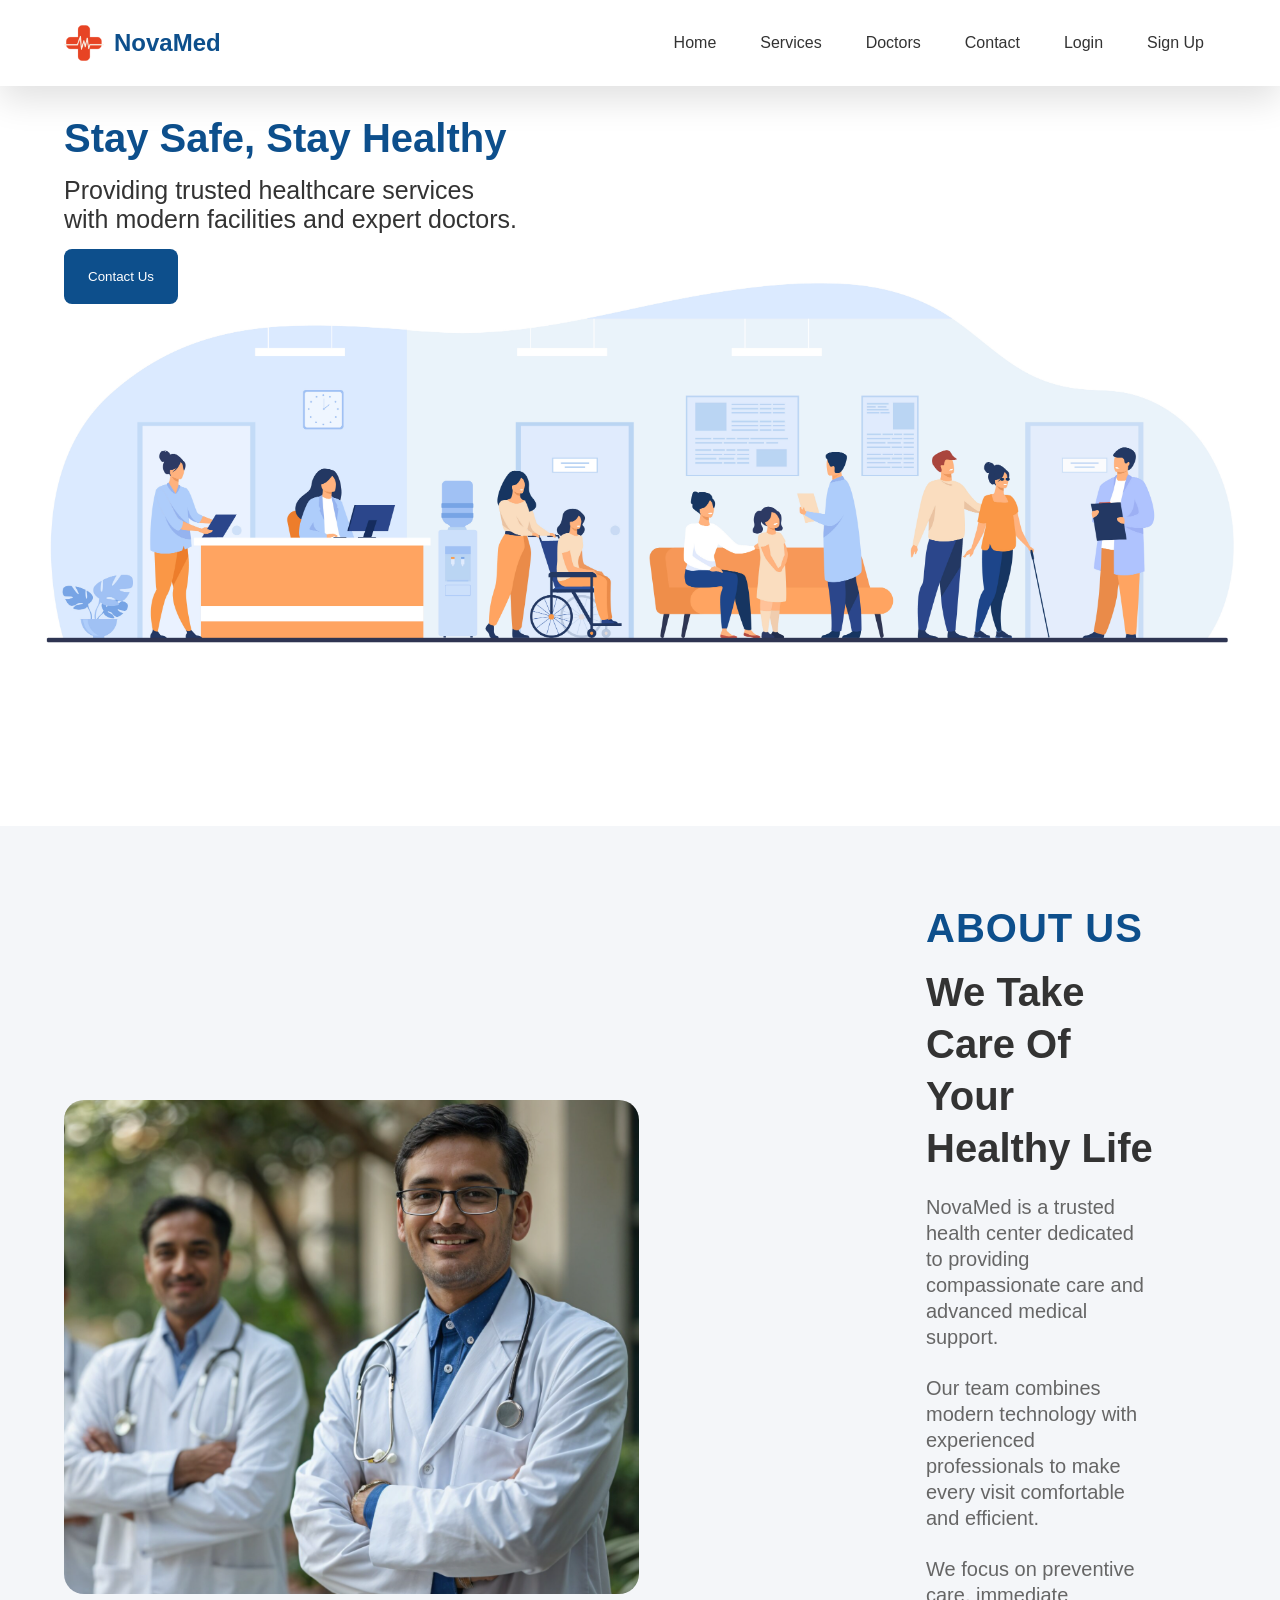
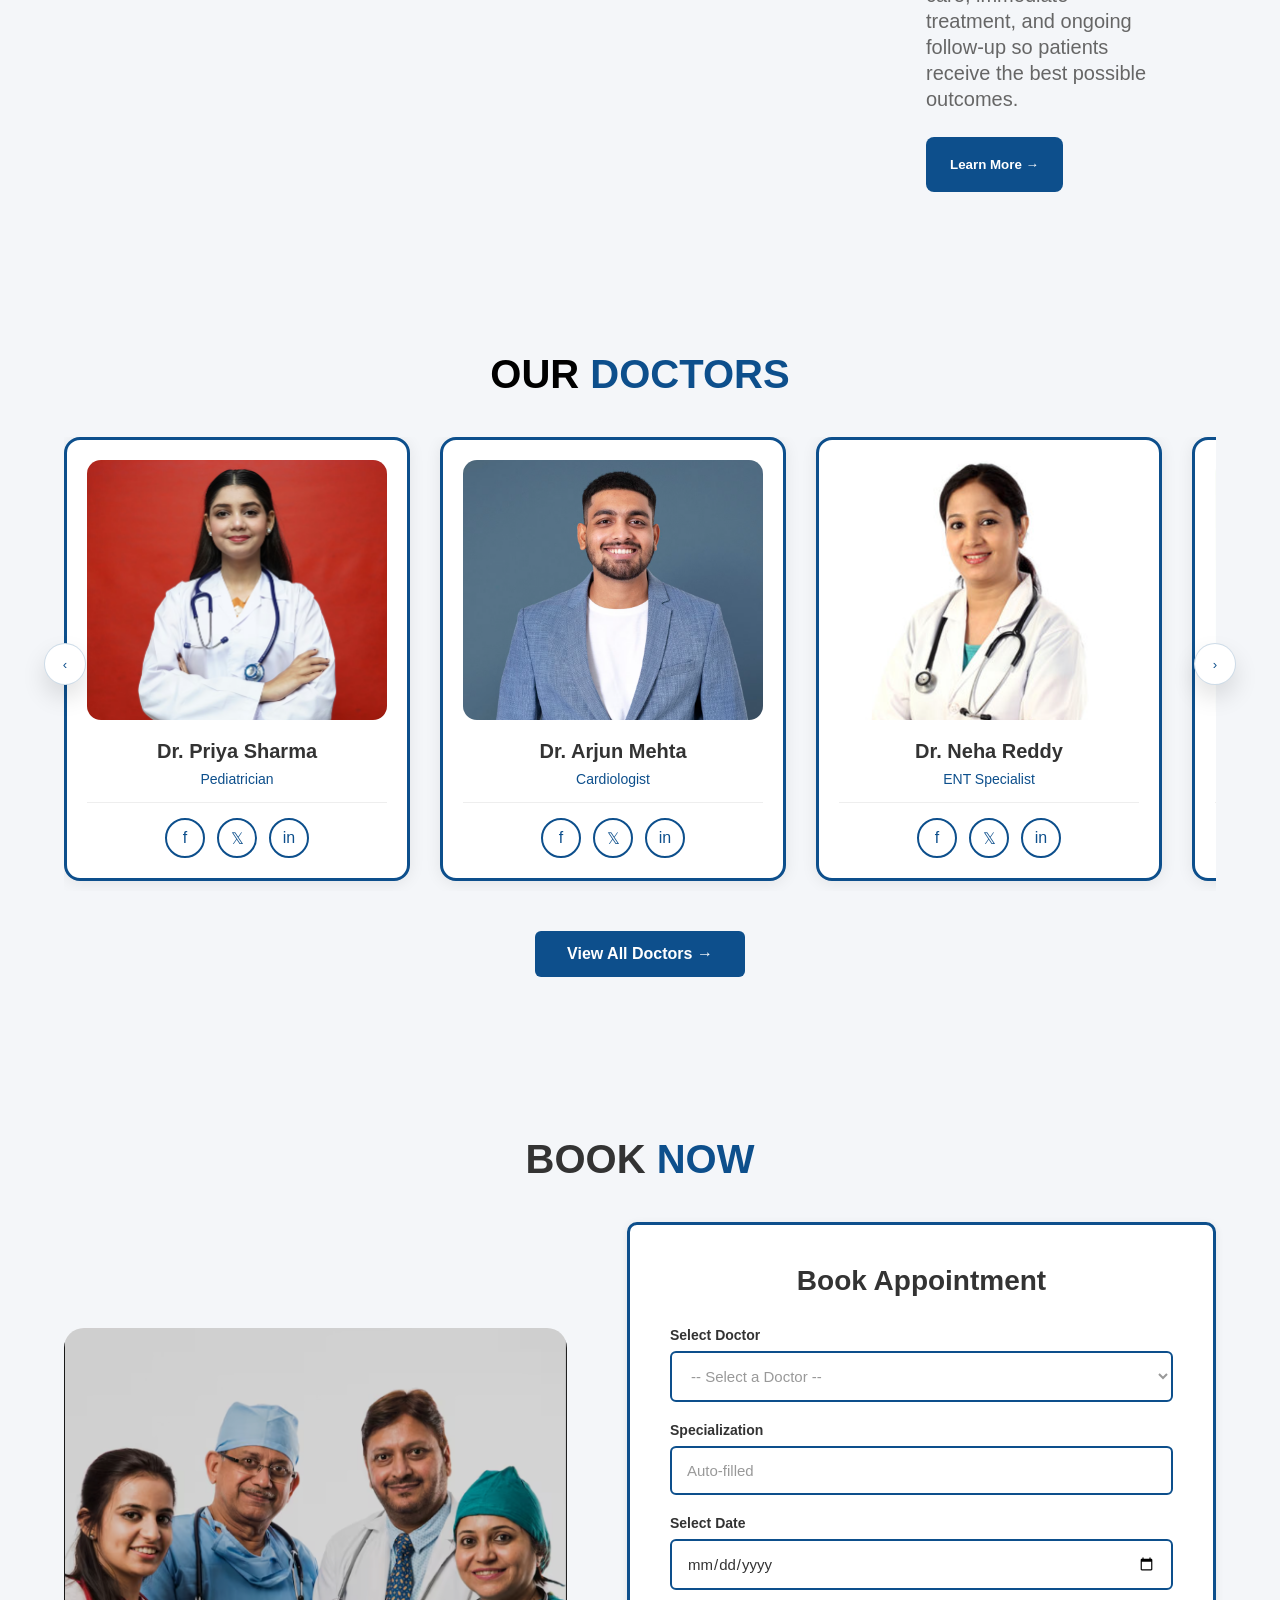
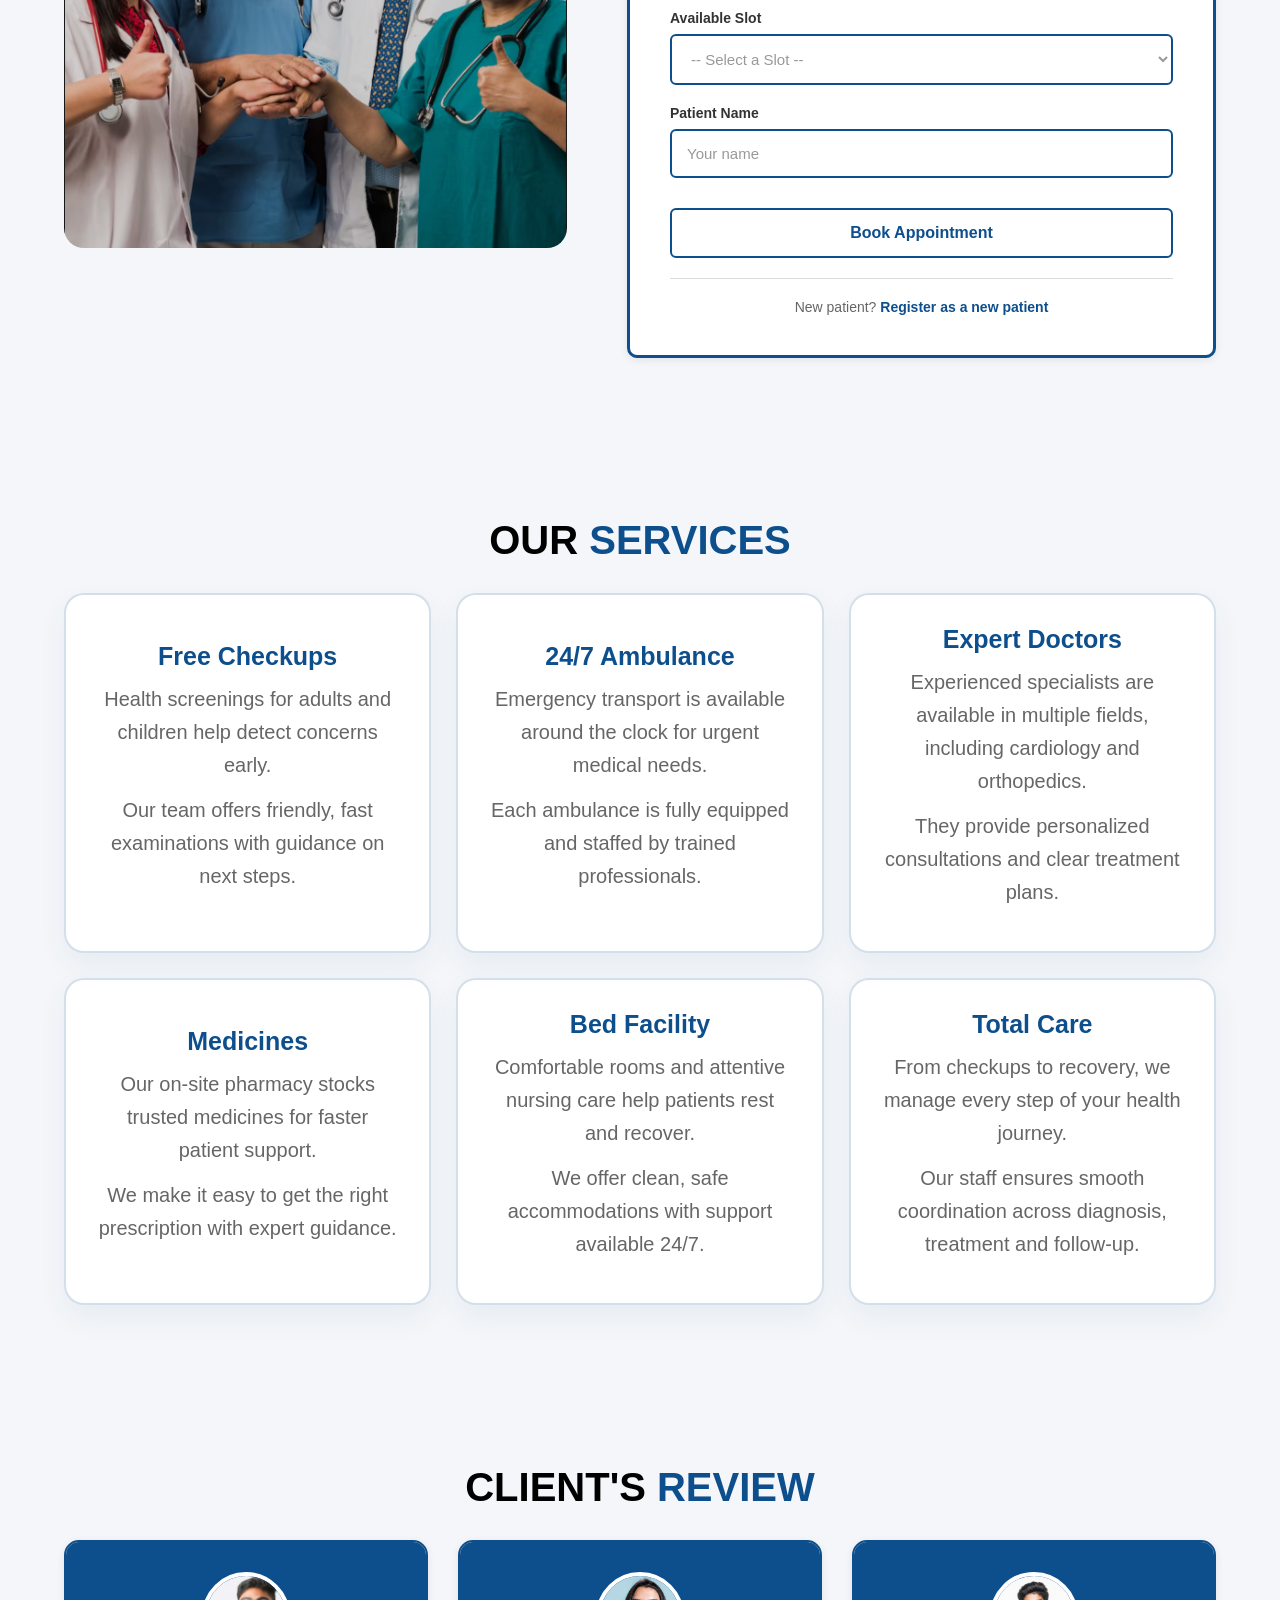
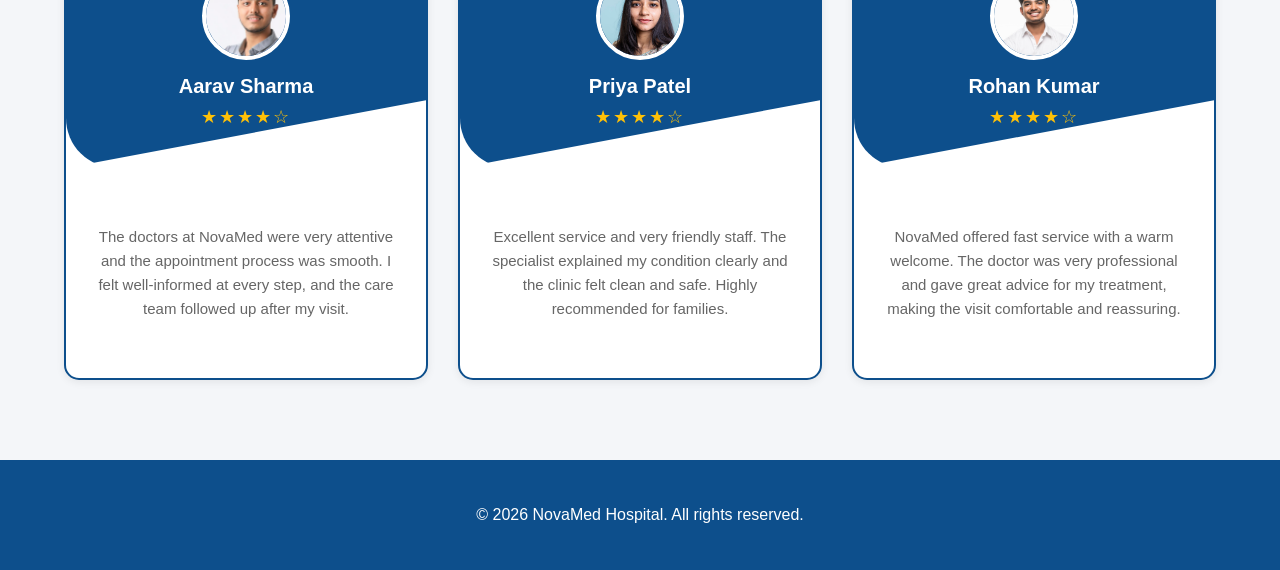
<file: Hospital/index.html>
<!DOCTYPE html>
<html lang="en">
<link rel="icon" href="hos.png" type="image/x-icon">

<head>
    <meta charset="UTF-8">
    <meta name="viewport" content="width=device-width, initial-scale=1.0">
    <title>NovaMed Hospital</title>

    <style>
        body {
            margin: 0;
            font-family: 'Segoe UI', sans-serif;
            background: #f4f6f9;
            color: #333;
        }

        h1,
        h2,
        h3 {
            margin: 0;
        }

        .container {
            width: 90%;
            margin: auto;
        }

        nav {
            display: flex;
            justify-content: space-between;
            align-items: center;
            padding: 10px 5%;
            background: rgba(255, 255, 255, 0.96);
            backdrop-filter: blur(10px);
            box-shadow: 0 14px 35px rgba(0, 0, 0, 0.12);
            position: sticky;
            top: 0;
            z-index: 30;
        }

        .logo {
            display: flex;
            align-items: center;
            gap: 10px;
        }

        .logo img {
            height: 40px;
            width: auto;
        }

        nav h2 {
            color: #0d4f8c;
            margin: 0;
        }

        nav ul {
            display: flex;
            list-style: none;
            gap: 20px;
        }

        nav ul li {
            cursor: pointer;
        }

        nav ul li a {
            text-decoration: none;
            color: #333;
            padding: 8px 12px;
            border-radius: 8px;
            transition: color 0.2s ease, transform 0.2s ease;
            display: inline-block;
        }

        nav ul li a:hover {
            color: #0d4f8c;
            transform: scale(1.05);
        }

        nav ul li a:active {
            transform: scale(1);
        }

        /* ===== HERO ===== */
        .hero {
            display: flex;
            align-items: flex-start;
            justify-content: flex-start;
            padding: 40px 5% 80px;
            min-height: 620px;
            background: url('8496.jpg') center center / cover no-repeat;
        }

        .hero-text {
            max-width: 40%;
            padding: 0;
            margin-top: -10px;
        }

        .hero-text h1 {
            font-size: 40px;
            color: #0d4f8c;
        }

        .hero-text p {
            margin: 15px 0;
            max-width: 520px;
            font-size: 25px;
        }

        .btn {
            background: #0d4f8c;
            color: white;
            padding: 20px 24px;
            border: none;
            cursor: pointer;
            border-radius: 8px;
        }


        /* ===== SERVICES ===== */
        .services {
            text-align: center;
            padding: 80px 5%;
        }

        .services h2,
        .doctors h2,
        .testimonials h2,
        .section-header h2 {
            margin-bottom: 30px;
            color: black;
            font-size: 40px;
            font-weight: 700;
        }

        .services h2 span,
        .doctors h2 span,
        .testimonials h2 span,
        .section-header h2 span {
            color: #0d4f8c;
        }

        .service-grid {
            display: grid;
            grid-template-columns: repeat(3, 1fr);
            gap: 25px;
        }

        .service-grid .card {
            min-height: 240px;
            display: flex;
            flex-direction: column;
            justify-content: center;
            align-items: center;
            text-align: center;
            padding: 30px;
            background: white;
            border: 2px solid rgba(13, 79, 140, 0.18);
            border-radius: 20px;
            box-shadow: 0 12px 30px rgba(13, 79, 140, 0.06);
            transition: transform 0.3s ease, box-shadow 0.3s ease;
        }

        .service-grid .card:hover {
            transform: translateY(-6px);
            box-shadow: 0 18px 38px rgba(13, 79, 140, 0.12);
        }

        .service-icon {
            display: inline-flex;
            align-items: center;
            justify-content: center;
            width: 55px;
            height: 55px;
            margin-bottom: 20px;
            border-radius: 50%;
            background: #0d4f8c;
            color: white;
            font-size: 24px;
        }

        .service-grid h2 {
            margin-bottom: 50px;
            font-size: 36px;
            font-weight: 700;
            color: #030303;
        }

        .service-grid h2 span {
            color: #0d4f8c;
        }

        .service-grid .card h3 {
            color: #0d4f8c;
            font-size: 25px;
            font-weight: 700;
            margin-bottom: 12px;
            margin-top: 0;
        }

        .service-grid .card p {
            color: #666;
            font-size: 20px;
            line-height: 1.65;
            margin: 0 0 12px 0;
        }

        /* ===== ABOUT ===== */
        .about {
            display: flex;
            align-items: center;
            gap: 40px;
            padding: 80px 5%;
        }

        .about img {
            width: 70%;
            border-radius: 20px;
            margin: 0;
            padding: 0;
            object-fit: cover;
        }

        .about-text {
            flex: 1;
            padding-right: 60px;
        }

        .about-text h3 {
            color: #0d4f8c;
            font-size: 40px;
            font-weight: 700;
            letter-spacing: 1px;
            text-transform: uppercase;
            margin-bottom: 15px;
        }

        .about-text h2 {
            font-size: 40px;
            color: #333;
            margin-bottom: 20px;
            line-height: 1.3;
        }

        .about-text p {
            font-size: 20px;
            line-height: 1.3;
            color: #666;
            margin-bottom: 25px;
        }

        .about-text .btn {
            background: #0d4f8c;
            font-weight: 600;
        }

        /* ===== DOCTORS ===== */
        .doctors {
            text-align: center;
            padding: 80px 5%;
        }


        .doctor-slider {
            position: relative;
            margin-top: 40px;
        }

        .doctor-grid {
            display: flex;
            gap: 30px;
            overflow-x: auto;
            padding-bottom: 10px;
            scroll-snap-type: x mandatory;
            -webkit-overflow-scrolling: touch;
            -ms-overflow-style: none;
            scrollbar-width: none;
        }

        .doctor-grid::-webkit-scrollbar {
            display: none;
        }

        .slider-arrow {
            position: absolute;
            top: 50%;
            transform: translateY(-50%);
            width: 42px;
            height: 42px;
            border-radius: 50%;
            background: white;
            border: 1px solid rgba(13, 79, 140, 0.2);
            color: #0d4f8c;
            display: flex;
            align-items: center;
            justify-content: center;
            cursor: pointer;
            box-shadow: 0 12px 24px rgba(0, 0, 0, 0.12);
            z-index: 10;
        }

        .slider-arrow.left {
            left: -20px;
        }

        .slider-arrow.right {
            right: -20px;
        }

        .slider-arrow:hover {
            background: #0d4f8c;
            color: white;
            border-color: #0d4f8c;
        }

        .doctor {
            min-width: 300px;
            flex: 0 0 300px;
            scroll-snap-align: start;
            padding: 20px !important;
            background: white !important;
            border: 3px solid #0d4f8c;
            border-radius: 16px;
            box-shadow: 0 2px 16px rgba(0, 0, 0, 0.08);
            overflow: hidden;
            display: flex;
            flex-direction: column;
            align-items: stretch;
        }

        .doctor img {
            width: 100%;
            height: 260px;
            object-fit: cover;
            object-position: top center;
            border-radius: 14px;
            margin-bottom: 20px;
            display: block;
        }

        .doctor h3 {
            padding: 0;
            margin: 0 0 8px 0;
            color: #333;
            font-size: 20px;
            font-weight: 700;
        }

        .doctor-title {
            color: #0d4f8c;
            font-size: 14px;
            margin-bottom: 15px;
        }

        .doctor-social {
            display: flex;
            justify-content: center;
            gap: 12px;
            padding-top: 15px;
            border-top: 1px solid #eee;
        }

        .doctor-social a {
            display: inline-flex;
            align-items: center;
            justify-content: center;
            width: 36px;
            height: 36px;
            border-radius: 50%;
            border: 2px solid #0d4f8c;
            color: #0d4f8c;
            font-size: 16px;
            transition: all 0.3s ease;
            text-decoration: none;
        }

        .doctor-social a:hover {
            background: #0d4f8c;
            color: white;
        }

        /* ===== FORM ===== */
        .booking {
            padding: 80px 5%;
        }

        .booking-content {
            display: flex;
            align-items: center;
            gap: 60px;
            flex-wrap: wrap;
        }

        .section-header {
            max-width: 900px;
            margin: 0 auto 40px;
            text-align: center;
        }

        .section-header h2 {
            font-size: 40px;
            color: #333;
            margin: 0;
            font-weight: 700;
        }

        .section-header h2 span {
            color: #0d4f8c;
        }

        .booking-image {
            flex: 1;
            text-align: center;
        }

        .booking-image img {
            max-width: 100%;
            height: auto;
            border-radius: 20px;
        }

        .booking-form {
            flex: 1;
            background: white;
            border: 3px solid #0d4f8c;
            border-radius: 10px;
            padding: 40px;
            box-shadow: 0 2px 8px rgba(0, 0, 0, 0.08);
        }

        .booking-form h3 {
            color: #333;
            font-size: 28px;
            font-weight: 700;
            margin-bottom: 30px;
            text-align: center;
        }

        .form-group {
            margin-bottom: 20px;
        }

        .form-group label {
            display: block;
            color: #333;
            font-size: 14px;
            font-weight: 600;
            margin-bottom: 8px;
        }

        .booking-form input,
        .booking-form select {
            width: 100%;
            padding: 14px 15px;
            border: 2px solid #0d4f8c;
            border-radius: 6px;
            font-size: 15px;
            font-family: 'Segoe UI', sans-serif;
            transition: all 0.3s ease;
            box-sizing: border-box;
            color: #333;
        }

        .booking-form input::placeholder,
        .booking-form select {
            color: #999;
        }

        .booking-form input:focus,
        .booking-form select:focus {
            outline: none;
            border-color: #0d4f8c;
            box-shadow: 0 0 0 3px rgba(13, 79, 140, 0.12);
        }

        .booking-form select {
            cursor: pointer;
            background: white;
        }

        .booking-form button {
            width: 100%;
            padding: 14px;
            background: white;
            color: #0d4f8c;
            border: 2px solid #0d4f8c;
            border-radius: 6px;
            font-size: 16px;
            font-weight: 700;
            cursor: pointer;
            transition: all 0.3s ease;
            margin-top: 10px;
        }

        .booking-form button:hover {
            background: #0d4f8c;
            color: white;
        }

        .registration-section {
            text-align: center;
            margin-top: 20px;
            padding-top: 20px;
            border-top: 1px solid #ddd;
        }

        .registration-section p {
            color: #666;
            font-size: 14px;
            margin: 0;
        }

        .register-link {
            color: #0d4f8c;
            text-decoration: none;
            font-weight: 700;
            transition: color 0.3s ease;
        }

        .register-link:hover {
            color: #0a3a63;
            text-decoration: underline;
        }

        /* ===== TESTIMONIAL ===== */
        .testimonials {
            text-align: center;
            padding: 80px 5%;
        }


        .testimonials-grid {
            display: grid;
            grid-template-columns: repeat(3, 1fr);
            gap: 30px;
        }

        .testimonial {
            background: white;
            border: 2px solid #0d4f8c;
            border-radius: 15px;
            overflow: hidden;
            box-shadow: 0 2px 8px rgba(0, 0, 0, 0.08);
            transition: transform 0.3s ease;
        }

        .testimonial:hover {
            transform: translateY(-5px);
        }

        .testimonial-header {
            background: #0d4f8c;
            padding: 30px 20px 40px 20px;
            position: relative;
            border-radius: 0 0 50px 50px;
            clip-path: polygon(0 0, 100% 0, 100% 70%, 0 100%);
        }

        .testimonial-profile {
            width: 80px;
            height: 80px;
            border-radius: 50%;
            margin: 0 auto 15px;
            border: 4px solid white;
            overflow: hidden;
            background: white;
        }

        .testimonial-profile img {
            width: 100%;
            height: 100%;
            object-fit: cover;
        }

        .testimonial-name {
            color: white;
            font-size: 20px;
            font-weight: 700;
            margin: 10px 0 8px 0;
        }

        .testimonial-rating {
            color: #ffc107;
            font-size: 18px;
            letter-spacing: 2px;
        }

        .testimonial-text {
            padding: 30px 25px;
            color: #666;
            font-size: 15px;
            line-height: 1.6;
            min-height: 150px;
            display: flex;
            align-items: center;
            justify-content: center;
        }

        /* ===== FOOTER ===== */
        footer {
            background: #0d4f8c;
            color: white;
            padding: 30px;
            text-align: center;
        }

        /* RESPONSIVE */
        @media(max-width: 768px) {

            .service-grid,
            .doctor-grid,
            .blog-grid {
                grid-template-columns: 1fr;
            }

            .hero,
            .about,
            .booking {
                flex-direction: column;
                gap: 40px;
            }

            .booking-form {
                padding: 30px;
            }

            .booking-form h3 {
                font-size: 24px;
            }

            .about {
                gap: 30px;
            }

            .about img {
                width: 100%;
            }

            .stats {
                flex-direction: column;
                gap: 20px;
            }

            .card {
                width: 100%;
                margin: auto;
            }

            .service-grid .card {
                min-height: 120px;
            }

            .doctor img {
                max-height: 250px;
            }

            .testimonials-grid {
                grid-template-columns: 1fr;
            }

            .doctors h2 {
                font-size: 28px;
            }

            .about-text h2 {
                font-size: 28px;
            }
        }
    </style>
</head>

<body>

    <!-- NAVBAR -->
    <nav>
        <div class="logo">
            <img src="hos.png" alt="NovaMed Hospital Logo">
            <h2>NovaMed</h2>
        </div>
        <ul>
            <li><a href="#hero">Home</a></li>
            <li><a href="#services">Services</a></li>
            <li><a href="#doctors">Doctors</a></li>
            <li><a href="#contact">Contact</a></li>
            <li><a href="login.html">Login</a></li>
            <li><a href="login.html">Sign Up</a></li>
        </ul>
    </nav>

    <!-- HERO -->
    <section class="hero" id="hero">
        <div class="hero-text">
            <h1>Stay Safe, Stay Healthy</h1>
            <p>Providing trusted healthcare services with modern facilities and expert doctors.</p>
            <button class="btn">Contact Us</button>
        </div>
    </section>



    <!-- ABOUT -->
    <section class="about">
        <div>
            <img src="docteam2.png" alt="Healthcare Team" />
        </div>
        <div class="about-text">
            <h3>About Us</h3>
            <h2>We Take Care Of Your Healthy Life</h2>
            <p>NovaMed is a trusted health center dedicated to providing compassionate care and advanced medical
                support.</p>
            <p>Our team combines modern technology with experienced professionals to make every visit comfortable and
                efficient.</p>
            <p>We focus on preventive care, immediate treatment, and ongoing follow-up so patients receive the best
                possible outcomes.</p>
            <button class="btn">Learn More →</button>
        </div>
    </section>

    <!-- DOCTORS -->
    <section class="doctors" id="doctors">
        <h2>OUR <span>DOCTORS</span></h2>
        <div class="doctor-slider">
            <button class="slider-arrow left" aria-label="Scroll left">‹</button>
            <div class="doctor-grid">
                <div class="card doctor">
                    <img src="doc4.png" alt="Dr. Priya Sharma">
                    <h3>Dr. Priya Sharma</h3>
                    <div class="doctor-title">Pediatrician</div>
                    <div class="doctor-social">
                        <a href="#" title="Facebook">f</a>
                        <a href="#" title="Twitter">𝕏</a>
                        <a href="#" title="LinkedIn">in</a>
                    </div>
                </div>
                <div class="card doctor">
                    <img src="doc2.png" alt="Dr. Arjun Mehta">
                    <h3>Dr. Arjun Mehta</h3>
                    <div class="doctor-title">Cardiologist</div>
                    <div class="doctor-social">
                        <a href="#" title="Facebook">f</a>
                        <a href="#" title="Twitter">𝕏</a>
                        <a href="#" title="LinkedIn">in</a>
                    </div>
                </div>
                <div class="card doctor">
                    <img src="doc3.png" alt="Dr. Neha Reddy">
                    <h3>Dr. Neha Reddy</h3>
                    <div class="doctor-title">ENT Specialist</div>
                    <div class="doctor-social">
                        <a href="#" title="Facebook">f</a>
                        <a href="#" title="Twitter">𝕏</a>
                        <a href="#" title="LinkedIn">in</a>
                    </div>
                </div>
                <div class="card doctor">
                    <img src="doc6.png" alt="Dr. Rajesh Gupta">
                    <h3>Dr. Rajesh Gupta</h3>
                    <div class="doctor-title">Neurologist</div>
                    <div class="doctor-social">
                        <a href="#" title="Facebook">f</a>
                        <a href="#" title="Twitter">𝕏</a>
                        <a href="#" title="LinkedIn">in</a>
                    </div>
                </div>
                <div class="card doctor">
                    <img src="doc8.png" alt="Dr. Aarti Singh">
                    <h3>Dr. Aarti Singh</h3>
                    <div class="doctor-title">Orthopedic Surgeon</div>
                    <div class="doctor-social">
                        <a href="#" title="Facebook">f</a>
                        <a href="#" title="Twitter">𝕏</a>
                        <a href="#" title="LinkedIn">in</a>
                    </div>
                </div>
                <div class="card doctor">
                    <img src="doc7.png" alt="Dr. Karan Verma">
                    <h3>Dr. Karan Verma</h3>
                    <div class="doctor-title">General Physician</div>
                    <div class="doctor-social">
                        <a href="#" title="Facebook">f</a>
                        <a href="#" title="Twitter">𝕏</a>
                        <a href="#" title="LinkedIn">in</a>
                    </div>
                </div>
            </div>
            <button class="slider-arrow right" aria-label="Scroll right">›</button>
        </div>
        <div style="text-align: center; margin-top: 40px;">
            <a href="doctors.html"
                style="display: inline-block; background: #0d4f8c; color: white; padding: 14px 32px; border-radius: 6px; font-weight: 700; text-decoration: none; transition: all 0.3s ease; font-size: 16px;"
                onmouseover="this.style.background='#0a3a63'" onmouseout="this.style.background='#0d4f8c'">View All
                Doctors →</a>
        </div>
    </section>

    <!-- BOOKING -->
    <section class="booking" id="contact">
        <div class="section-header">
            <h2>BOOK <span>NOW</span></h2>
        </div>
        <div class="booking-content">
            <div class="booking-image">
                <img src="bookapp.png" alt="Doctor Booking" />
            </div>
            <div class="booking-form">
                <h3>Book Appointment</h3>
                <form id="form">
                    <div class="form-group">
                        <label for="doctor">Select Doctor</label>
                        <select id="doctor" name="doctor" required onchange="updateSpecialization()">
                            <option value="">-- Select a Doctor --</option>
                            <option value="dr-priya">Dr. Priya Sharma - Pediatrician</option>
                            <option value="dr-arjun">Dr. Arjun Mehta - Cardiologist</option>
                            <option value="dr-neha">Dr. Neha Reddy - ENT Specialist</option>
                            <option value="dr-rajesh">Dr. Rajesh Gupta - Neurologist</option>
                            <option value="dr-aarti">Dr. Aarti Singh - Orthopedic Surgeon</option>
                            <option value="dr-karan">Dr. Karan Verma - General Physician</option>
                        </select>
                    </div>

                    <div class="form-group">
                        <label for="specialization">Specialization</label>
                        <input type="text" id="specialization" name="specialization" placeholder="Auto-filled" readonly>
                    </div>

                    <div class="form-group">
                        <label for="date">Select Date</label>
                        <input type="date" id="date" name="date" required>
                    </div>

                    <div class="form-group">
                        <label for="slot">Available Slot</label>
                        <select id="slot" name="slot" required>
                            <option value="">-- Select a Slot --</option>
                            <option value="9:00 AM">9:00 AM</option>
                            <option value="10:00 AM">10:00 AM</option>
                            <option value="11:00 AM">11:00 AM</option>
                            <option value="2:00 PM">2:00 PM</option>
                            <option value="3:00 PM">3:00 PM</option>
                            <option value="4:00 PM">4:00 PM</option>
                        </select>
                    </div>

                    <div class="form-group">
                        <label for="patient-name">Patient Name</label>
                        <input type="text" id="patient-name" name="patient-name" placeholder="Your name" required>
                    </div>

                    <button type="submit" class="btn" onclick="window.location.href='login.html'; return false;">Book
                        Appointment</button>
                </form>
                <div class="registration-section">
                    <p>New patient? <a href="patient_reg.html" class="register-link">Register as a new patient</a></p>
                </div>
            </div>
        </div>
    </section>

    <!-- SERVICES -->
    <section class="services container" id="services">
        <h2>OUR <span>SERVICES</span></h2>
        <div class="service-grid">
            <div class="card">
                <h3>Free Checkups</h3>
                <p>Health screenings for adults and children help detect concerns early.</p>
                <p>Our team offers friendly, fast examinations with guidance on next steps.</p>
            </div>
            <div class="card">
                <h3>24/7 Ambulance</h3>
                <p>Emergency transport is available around the clock for urgent medical needs.</p>
                <p>Each ambulance is fully equipped and staffed by trained professionals.</p>
            </div>
            <div class="card">
                <h3>Expert Doctors</h3>
                <p>Experienced specialists are available in multiple fields, including cardiology and orthopedics.</p>
                <p>They provide personalized consultations and clear treatment plans.</p>
            </div>
            <div class="card">
                <h3>Medicines</h3>
                <p>Our on-site pharmacy stocks trusted medicines for faster patient support.</p>
                <p>We make it easy to get the right prescription with expert guidance.</p>
            </div>
            <div class="card">
                <h3>Bed Facility</h3>
                <p>Comfortable rooms and attentive nursing care help patients rest and recover.</p>
                <p>We offer clean, safe accommodations with support available 24/7.</p>
            </div>
            <div class="card">
                <h3>Total Care</h3>
                <p>From checkups to recovery, we manage every step of your health journey.</p>
                <p>Our staff ensures smooth coordination across diagnosis, treatment and follow-up.</p>
            </div>
        </div>
    </section>

    <!-- TESTIMONIAL -->
    <section class="testimonials">
        <h2>CLIENT'S <span>REVIEW</span></h2>
        <div class="testimonials-grid">
            <div class="testimonial">
                <div class="testimonial-header">
                    <div class="testimonial-profile">
                        <img src="p2.png" alt="Aarav Sharma">
                    </div>
                    <h3 class="testimonial-name">Aarav Sharma</h3>
                    <div class="testimonial-rating">★★★★☆</div>
                </div>
                <div class="testimonial-text">
                    The doctors at NovaMed were very attentive and the appointment process was smooth. I felt
                    well-informed at every step, and the care team followed up after my visit.
                </div>
            </div>
            <div class="testimonial">
                <div class="testimonial-header">
                    <div class="testimonial-profile">
                        <img src="p1.png" alt="Priya Patel">
                    </div>
                    <h3 class="testimonial-name">Priya Patel</h3>
                    <div class="testimonial-rating">★★★★☆</div>
                </div>
                <div class="testimonial-text">
                    Excellent service and very friendly staff. The specialist explained my condition clearly and the
                    clinic felt clean and safe. Highly recommended for families.
                </div>
            </div>
            <div class="testimonial">
                <div class="testimonial-header">
                    <div class="testimonial-profile">
                        <img src="p3.png" alt="Rohan Kumar">
                    </div>
                    <h3 class="testimonial-name">Rohan Kumar</h3>
                    <div class="testimonial-rating">★★★★☆</div>
                </div>
                <div class="testimonial-text">
                    NovaMed offered fast service with a warm welcome. The doctor was very professional and gave great
                    advice for my treatment, making the visit comfortable and reassuring.
                </div>
            </div>
        </div>
    </section>

    <!-- FOOTER -->
    <footer>
        <p>© 2026 NovaMed Hospital. All rights reserved.</p>
    </footer>

    <!-- JS -->
    <script>
        // Specialization mapping for doctors
        const doctorSpecialization = {
            'dr-priya': 'Pediatrician',
            'dr-arjun': 'Cardiologist',
            'dr-neha': 'ENT Specialist',
            'dr-rajesh': 'Neurologist',
            'dr-aarti': 'Orthopedic Surgeon',
            'dr-karan': 'Dermatologist'
        };

        // Update specialization when doctor is selected
        function updateSpecialization() {
            const doctorSelect = document.getElementById('doctor');
            const specializationInput = document.getElementById('specialization');
            const selectedValue = doctorSelect.value;

            if (selectedValue && doctorSpecialization[selectedValue]) {
                specializationInput.value = doctorSpecialization[selectedValue];
            } else {
                specializationInput.value = '';
            }
        }

        // Handle form submission
        document.getElementById("form").addEventListener("submit", function (e) {
            e.preventDefault();
            const doctor = document.getElementById('doctor').value;
            const date = document.getElementById('date').value;
            const slot = document.getElementById('slot').value;
            const patientName = document.getElementById('patient-name').value;

            if (doctor && date && slot && patientName) {
                alert(`Appointment booked successfully!\n\nDoctor: ${doctor}\nDate: ${date}\nSlot: ${slot}\nPatient: ${patientName}`);
            } else {
                alert("Please fill all required fields!");
            }
        });

        const doctorGrid = document.querySelector('.doctor-grid');
        const leftArrow = document.querySelector('.slider-arrow.left');
        const rightArrow = document.querySelector('.slider-arrow.right');
        const scrollAmount = 320;

        if (leftArrow && rightArrow && doctorGrid) {
            leftArrow.addEventListener('click', () => {
                doctorGrid.scrollBy({ left: -scrollAmount, behavior: 'smooth' });
            });

            rightArrow.addEventListener('click', () => {
                doctorGrid.scrollBy({ left: scrollAmount, behavior: 'smooth' });
            });
        }
    </script>

</body>

</html>
</file>
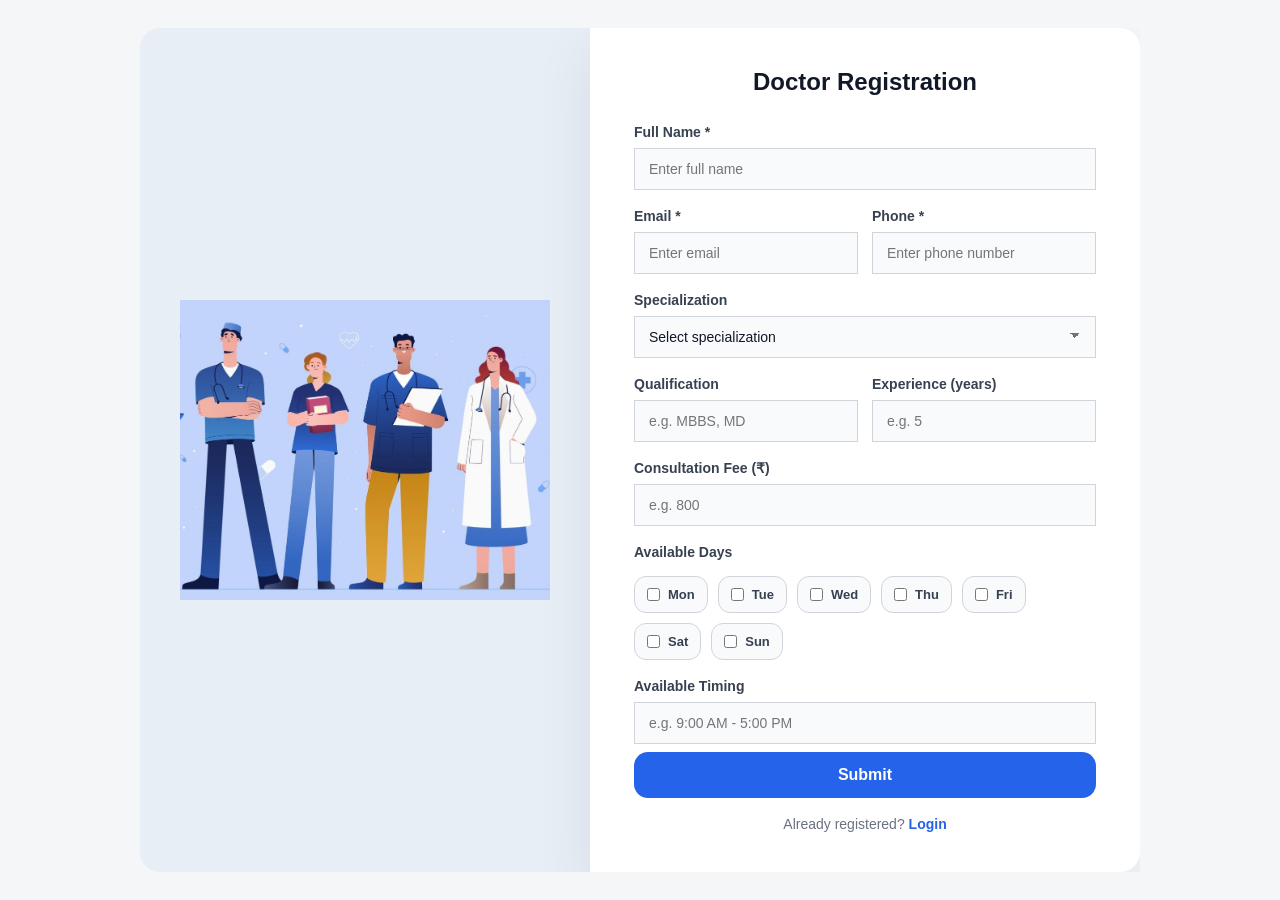
<file: Hospital/doc_reg.html>
<!DOCTYPE html>
<html lang="en">

<head>
    <meta charset="UTF-8">
    <meta name="viewport" content="width=device-width, initial-scale=1.0">
    <title> Novamed Doctor Registration</title>
    <link rel="icon" href="hos.png" type="image/x-icon">
    <style>
        * {
            box-sizing: border-box;
        }

        body {
            margin: 0;
            padding: 0;
            font-family: Arial, sans-serif;
            background: #f4f6f8;
            color: #1f2937;
            display: flex;
            justify-content: center;
            align-items: center;
            min-height: 100vh;
        }

        .page-split {
            display: flex;
            width: 90%;
            max-width: 1000px;
            min-height: 720px;
            background: transparent;
            overflow: hidden;
            gap: 0;
        }

        .image-panel {
            width: 45%;
            background: #e8eef6;
            display: flex;
            align-items: center;
            justify-content: center;
            padding: 40px;
            border-radius: 20px 0 0 20px;
            overflow: hidden;
        }

        .image-panel img {
            width: 100%;
            height: auto;
            max-height: 100%;
            object-fit: contain;
        }

        .registration-card {
            width: 55%;
            background: #ffffff;
            border-radius: 0 20px 20px 0;
            padding: 40px 44px;
            box-shadow: 0 20px 60px rgba(15, 23, 42, 0.08);
            display: flex;
            flex-direction: column;
            justify-content: center;
        }

        .registration-card h3 {
            margin: 0 0 28px;
            font-size: 24px;
            text-align: center;
            color: #111827;
        }

        .form-grid {
            display: grid;
            grid-template-columns: repeat(2, minmax(0, 1fr));
            gap: 18px 14px;
        }

        .form-group {
            display: flex;
            flex-direction: column;
            gap: 8px;
        }

        .form-group.full {
            grid-column: 1 / -1;
        }

        label {
            font-size: 14px;
            font-weight: 600;
            color: #374151;
        }

        input[type="text"],
        input[type="email"],
        input[type="tel"],
        input[type="password"],
        input[type="number"],
        select {
            width: 100%;
            padding: 12px 14px;
            border: 1px solid #d1d5db;
            border-radius: 0;
            background: #f8fafc;
            color: #111827;
            font-size: 14px;
        }

        select {
            appearance: none;
            background-image: linear-gradient(45deg, transparent 50%, #6b7280 50%),
                linear-gradient(135deg, #6b7280 50%, transparent 50%);
            background-position: calc(100% - 20px) calc(1em + 2px), calc(100% - 15px) calc(1em + 2px);
            background-size: 5px 5px, 5px 5px;
            background-repeat: no-repeat;
        }

        .days-list {
            display: flex;
            flex-wrap: wrap;
            gap: 10px;
            margin-top: 8px;
        }

        .days-list label {
            display: inline-flex;
            align-items: center;
            gap: 8px;
            padding: 10px 12px;
            border: 1px solid #d1d5db;
            border-radius: 12px;
            background: #f8fafc;
            font-size: 13px;
            color: #374151;
            cursor: pointer;
        }

        .days-list input {
            margin: 0;
            accent-color: #2563eb;
        }

        .submit-btn {
            width: 100%;
            padding: 14px 16px;
            margin-top: 8px;
            border: none;
            border-radius: 14px;
            background: #2563eb;
            color: #ffffff;
            font-size: 16px;
            font-weight: 700;
            cursor: pointer;
        }

        .submit-btn:hover {
            background: #1d4ed8;
        }

        .login-link {
            margin-top: 18px;
            text-align: center;
            font-size: 14px;
            color: #6b7280;
        }

        .login-link a {
            color: #2563eb;
            text-decoration: none;
            font-weight: 600;
        }

        .login-link a:hover {
            text-decoration: underline;
        }

        @media (max-width: 900px) {
            .page-split {
                flex-direction: column;
                width: 100%;
                min-height: auto;
            }

            .image-panel,
            .registration-card {
                width: 100%;
            }

            .image-panel {
                min-height: 280px;
                padding: 24px;
            }

            .registration-card {
                border-radius: 0 0 20px 20px;
                padding: 28px 24px;
                max-width: 100%;
            }
        }

        @media (max-width: 560px) {
            .registration-card {
                border-radius: 18px;
                padding: 24px 20px;
            }

            .form-grid {
                grid-template-columns: 1fr;
            }
        }
    </style>
</head>

<body>
    <div class="page-split">
        <div class="image-panel">
            <img src="docs.png" alt="Doctor Illustration">
        </div>
        <div class="registration-card">
            <h3>Doctor Registration</h3>
            <form action="doc_reg.html">
                <div class="form-grid">
                    <div class="form-group full">
                        <label for="full-name">Full Name *</label>
                        <input id="full-name" type="text" name="doctor_name" placeholder="Enter full name" required>
                    </div>

                    <div class="form-group">
                        <label for="email">Email *</label>
                        <input id="email" type="email" name="email" placeholder="Enter email" required>
                    </div>

                    <div class="form-group">
                        <label for="phone">Phone *</label>
                        <input id="phone" type="tel" name="phone" placeholder="Enter phone number" required>
                    </div>

                    <div class="form-group full">
                        <label for="specialization">Specialization</label>
                        <select id="specialization" name="specialization" required>
                            <option value="">Select specialization</option>
                            <option>Cardiology</option>
                            <option>Neurology</option>
                            <option>Orthopedics</option>
                            <option>Dermatology</option>
                            <option>Pediatrics</option>
                            <option>ENT</option>
                        </select>
                    </div>

                    <div class="form-group">
                        <label for="qualification">Qualification</label>
                        <input id="qualification" type="text" name="qualification" placeholder="e.g. MBBS, MD" required>
                    </div>

                    <div class="form-group">
                        <label for="experience">Experience (years)</label>
                        <input id="experience" type="number" name="experience" placeholder="e.g. 5" required>
                    </div>

                    <div class="form-group full">
                        <label for="fee">Consultation Fee (₹)</label>
                        <input id="fee" type="text" name="fee" placeholder="e.g. 800" required>
                    </div>

                    <div class="form-group full">
                        <label>Available Days</label>
                        <div class="days-list">
                            <label><input type="checkbox" name="day" value="Mon"> Mon</label>
                            <label><input type="checkbox" name="day" value="Tue"> Tue</label>
                            <label><input type="checkbox" name="day" value="Wed"> Wed</label>
                            <label><input type="checkbox" name="day" value="Thu"> Thu</label>
                            <label><input type="checkbox" name="day" value="Fri"> Fri</label>
                            <label><input type="checkbox" name="day" value="Sat"> Sat</label>
                            <label><input type="checkbox" name="day" value="Sun"> Sun</label>
                        </div>
                    </div>

                    <div class="form-group full">
                        <label for="timing">Available Timing</label>
                        <input id="timing" type="text" name="timing" placeholder="e.g. 9:00 AM - 5:00 PM" required>
                    </div>
                </div>

                <button type="submit" class="submit-btn">Submit</button>
            </form>
            <div class="login-link">
                Already registered? <a href="login.html">Login</a>
            </div>
        </div>
</body>

</html>
</file>
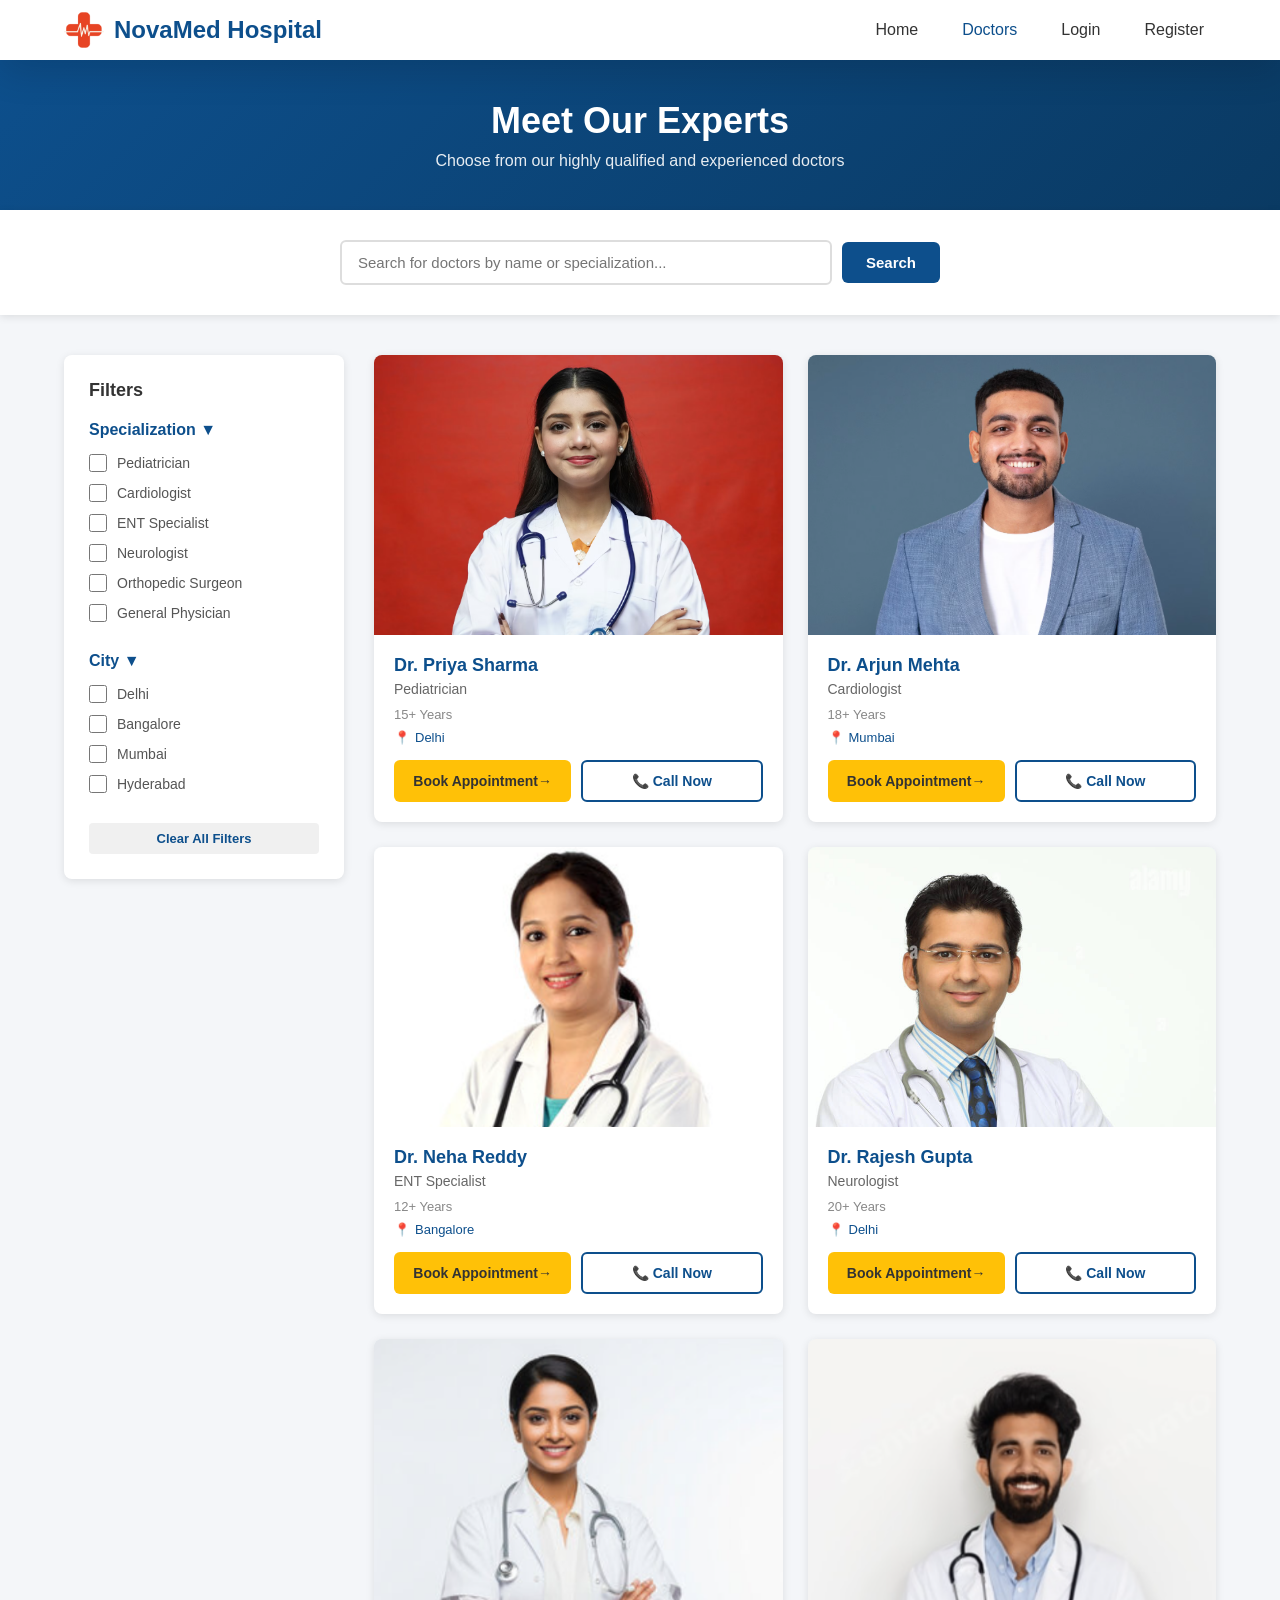
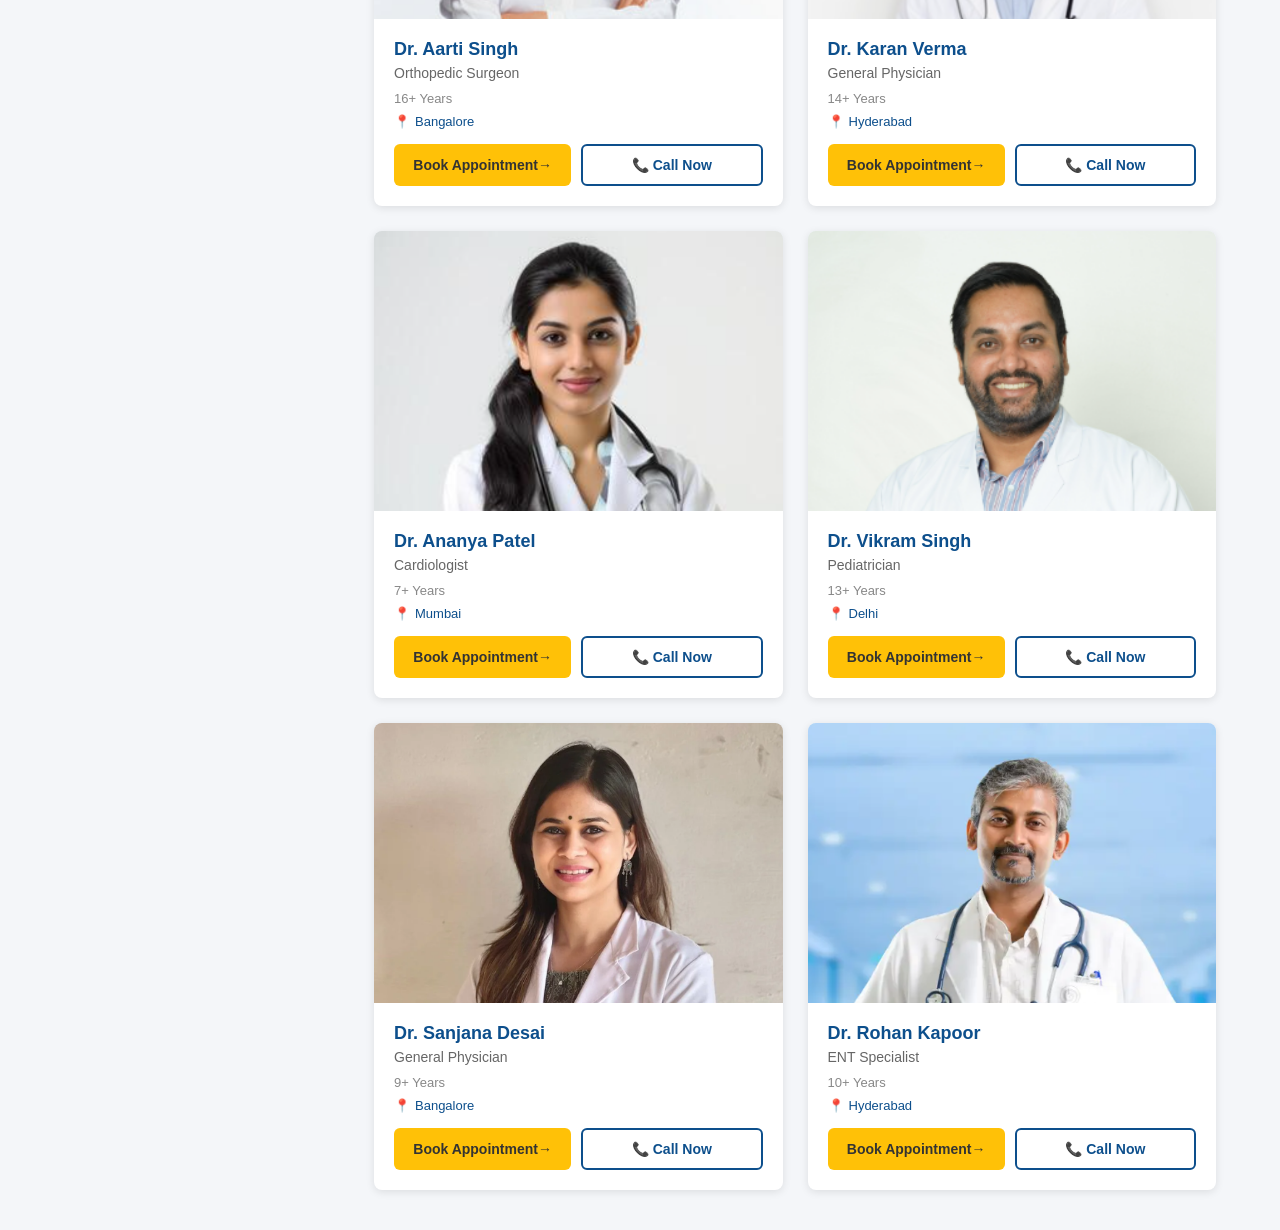
<file: Hospital/doctors.html>
<!DOCTYPE html>
<html lang="en">

<head>
    <meta charset="UTF-8">
    <meta name="viewport" content="width=device-width, initial-scale=1.0">
    <title>Our Doctors - NovaMed Hospital</title>
    <link rel="icon" href="hos.png" type="image/x-icon">
    <style>
        * {
            margin: 0;
            padding: 0;
            box-sizing: border-box;
        }

        body {
            font-family: 'Segoe UI', sans-serif;
            background: #f4f6f9;
            color: #333;
        }

        /* NAVBAR */
        nav {
            display: flex;
            justify-content: space-between;
            align-items: center;
            padding: 10px 5%;
            background: rgba(255, 255, 255, 0.96);
            backdrop-filter: blur(10px);
            box-shadow: 0 14px 35px rgba(0, 0, 0, 0.12);
            position: sticky;
            top: 0;
            z-index: 30;
        }

        .logo {
            display: flex;
            align-items: center;
            gap: 10px;
        }

        .logo img {
            height: 40px;
            width: auto;
        }

        nav h2 {
            color: #0d4f8c;
            margin: 0;
        }

        nav ul {
            display: flex;
            list-style: none;
            gap: 20px;
        }

        nav ul li a {
            text-decoration: none;
            color: #333;
            padding: 8px 12px;
            border-radius: 8px;
            transition: color 0.2s ease;
        }

        nav ul li a:hover {
            color: #0d4f8c;
        }

        /* PAGE HEADER */
        .page-header {
            background: linear-gradient(135deg, #0d4f8c 0%, #0a3a63 100%);
            color: white;
            padding: 40px 5%;
            text-align: center;
        }

        .page-header h1 {
            font-size: 36px;
            margin-bottom: 10px;
        }

        .page-header p {
            font-size: 16px;
            opacity: 0.9;
        }

        /* SEARCH BAR */
        .search-section {
            background: white;
            padding: 30px 5%;
            text-align: center;
            box-shadow: 0 2px 8px rgba(0, 0, 0, 0.1);
        }

        .search-bar {
            display: flex;
            justify-content: center;
            align-items: center;
            gap: 10px;
            max-width: 600px;
            margin: 0 auto;
        }

        .search-bar input {
            flex: 1;
            padding: 12px 16px;
            border: 2px solid #ddd;
            border-radius: 6px;
            font-size: 15px;
            transition: border 0.3s ease;
        }

        .search-bar input:focus {
            outline: none;
            border-color: #0d4f8c;
            box-shadow: 0 0 8px rgba(13, 79, 140, 0.2);
        }

        .search-bar button {
            padding: 12px 24px;
            background: #0d4f8c;
            color: white;
            border: none;
            border-radius: 6px;
            font-size: 15px;
            cursor: pointer;
            font-weight: 700;
            transition: background 0.3s ease;
        }

        .search-bar button:hover {
            background: #0a3a63;
        }

        /* MAIN CONTENT */
        .doctors-container {
            display: flex;
            gap: 30px;
            padding: 40px 5%;
            max-width: 1400px;
            margin: 0 auto;
        }

        /* SIDEBAR FILTERS */
        .filters-sidebar {
            width: 280px;
            background: white;
            padding: 25px;
            border-radius: 8px;
            box-shadow: 0 2px 8px rgba(0, 0, 0, 0.1);
            height: fit-content;
            position: sticky;
            top: 100px;
        }

        .filter-section {
            margin-bottom: 30px;
        }

        .filter-section h3 {
            font-size: 16px;
            font-weight: 700;
            margin-bottom: 15px;
            color: #0d4f8c;
            display: flex;
            justify-content: space-between;
            align-items: center;
            cursor: pointer;
        }

        .filter-section.active .filter-content {
            display: block;
        }

        .filter-content {
            display: block;
        }

        .filter-item {
            display: flex;
            align-items: center;
            gap: 10px;
            margin-bottom: 12px;
        }

        .filter-item input[type="checkbox"] {
            width: 18px;
            height: 18px;
            cursor: pointer;
            accent-color: #0d4f8c;
        }

        .filter-item label {
            cursor: pointer;
            font-size: 14px;
            color: #555;
            flex: 1;
        }

        .filter-item label:hover {
            color: #0d4f8c;
        }

        .clear-filters {
            background: #f0f0f0;
            border: none;
            color: #0d4f8c;
            padding: 8px 12px;
            border-radius: 4px;
            cursor: pointer;
            font-size: 13px;
            font-weight: 700;
            width: 100%;
            transition: background 0.3s ease;
        }

        .clear-filters:hover {
            background: #e0e0e0;
        }

        /* DOCTORS GRID */
        .doctors-grid {
            flex: 1;
            display: grid;
            grid-template-columns: repeat(auto-fill, minmax(300px, 1fr));
            gap: 25px;
        }

        .doctor-card {
            background: white;
            border-radius: 8px;
            overflow: hidden;
            box-shadow: 0 2px 8px rgba(0, 0, 0, 0.1);
            transition: transform 0.3s ease, box-shadow 0.3s ease;
            display: flex;
            flex-direction: column;
        }

        .doctor-card:hover {
            transform: translateY(-8px);
            box-shadow: 0 8px 20px rgba(0, 0, 0, 0.15);
        }

        .doctor-image {
            width: 100%;
            height: 280px;
            overflow: hidden;
            background: #e8f0f7;
        }

        .doctor-image img {
            width: 100%;
            height: 100%;
            object-fit: cover;
            object-position: center top;
        }

        .doctor-info {
            padding: 20px;
            flex: 1;
            display: flex;
            flex-direction: column;
        }

        .doctor-name {
            font-size: 18px;
            font-weight: 700;
            color: #0d4f8c;
            margin-bottom: 5px;
        }

        .doctor-specialization {
            font-size: 14px;
            color: #666;
            margin-bottom: 10px;
        }

        .doctor-experience {
            font-size: 13px;
            color: #888;
            margin-bottom: 8px;
        }

        .doctor-location {
            font-size: 13px;
            color: #0d4f8c;
            display: flex;
            align-items: center;
            gap: 5px;
            margin-bottom: 15px;
        }

        .doctor-location::before {
            content: "📍";
        }

        .doctor-actions {
            display: flex;
            gap: 10px;
            margin-top: auto;
        }

        .btn-book {
            flex: 1;
            padding: 11px;
            background: #ffc107;
            color: #333;
            border: none;
            border-radius: 6px;
            font-weight: 700;
            font-size: 14px;
            cursor: pointer;
            transition: background 0.3s ease, transform 0.2s ease;
            text-decoration: none;
            display: flex;
            align-items: center;
            justify-content: center;
            gap: 5px;
        }

        .btn-book:hover {
            background: #ffb300;
            transform: scale(1.02);
        }

        .btn-call {
            flex: 1;
            padding: 11px;
            background: white;
            color: #0d4f8c;
            border: 2px solid #0d4f8c;
            border-radius: 6px;
            font-weight: 700;
            font-size: 14px;
            cursor: pointer;
            transition: all 0.3s ease;
            text-decoration: none;
            display: flex;
            align-items: center;
            justify-content: center;
            gap: 5px;
        }

        .btn-call:hover {
            background: #0d4f8c;
            color: white;
        }

        /* RESPONSIVE */
        @media (max-width: 1024px) {
            .doctors-container {
                flex-direction: column;
            }

            .filters-sidebar {
                width: 100%;
                position: static;
            }

            .doctors-grid {
                grid-template-columns: repeat(auto-fill, minmax(250px, 1fr));
            }
        }

        @media (max-width: 768px) {
            .page-header h1 {
                font-size: 28px;
            }

            .search-bar {
                flex-direction: column;
            }

            .search-bar input,
            .search-bar button {
                width: 100%;
            }

            .doctors-grid {
                grid-template-columns: 1fr;
            }

            nav ul {
                gap: 10px;
            }

            nav ul li a {
                padding: 6px 8px;
                font-size: 14px;
            }
        }
    </style>
</head>

<body>
    <!-- NAVBAR -->
    <nav>
        <div class="logo">
            <img src="hos.png" alt="NovaMed Logo">
            <h2>NovaMed Hospital</h2>
        </div>
        <ul>
            <li><a href="index.html">Home</a></li>
            <li><a href="doctors.html" style="color: #0d4f8c;">Doctors</a></li>
            <li><a href="login.html">Login</a></li>
            <li><a href="patient_reg.html">Register</a></li>
        </ul>
    </nav>

    <!-- PAGE HEADER -->
    <div class="page-header">
        <h1>Meet Our Experts</h1>
        <p>Choose from our highly qualified and experienced doctors</p>
    </div>

    <!-- SEARCH SECTION -->
    <div class="search-section">
        <div class="search-bar">
            <input type="text" id="searchInput" placeholder="Search for doctors by name or specialization...">
            <button onclick="searchDoctors()">Search</button>
        </div>
    </div>

    <!-- MAIN CONTENT -->
    <div class="doctors-container">
        <!-- SIDEBAR FILTERS -->
        <aside class="filters-sidebar">
            <h3 style="margin-bottom: 20px; color: #333; font-size: 18px;">Filters</h3>

            <!-- SPECIALIZATION FILTER -->
            <div class="filter-section active">
                <h3>Specialization ▼</h3>
                <div class="filter-content">
                    <div class="filter-item">
                        <input type="checkbox" id="pediatrician" value="Pediatrician" onchange="filterDoctors()">
                        <label for="pediatrician">Pediatrician</label>
                    </div>
                    <div class="filter-item">
                        <input type="checkbox" id="cardiologist" value="Cardiologist" onchange="filterDoctors()">
                        <label for="cardiologist">Cardiologist</label>
                    </div>
                    <div class="filter-item">
                        <input type="checkbox" id="ent" value="ENT Specialist" onchange="filterDoctors()">
                        <label for="ent">ENT Specialist</label>
                    </div>
                    <div class="filter-item">
                        <input type="checkbox" id="neurologist" value="Neurologist" onchange="filterDoctors()">
                        <label for="neurologist">Neurologist</label>
                    </div>
                    <div class="filter-item">
                        <input type="checkbox" id="orthopedic" value="Orthopedic Surgeon" onchange="filterDoctors()">
                        <label for="orthopedic">Orthopedic Surgeon</label>
                    </div>
                    <div class="filter-item">
                        <input type="checkbox" id="general" value="General Physician" onchange="filterDoctors()">
                        <label for="general">General Physician</label>
                    </div>
                </div>
            </div>

            <!-- CITY FILTER -->
            <div class="filter-section active">
                <h3>City ▼</h3>
                <div class="filter-content">
                    <div class="filter-item">
                        <input type="checkbox" id="delhi" value="Delhi" onchange="filterDoctors()">
                        <label for="delhi">Delhi</label>
                    </div>
                    <div class="filter-item">
                        <input type="checkbox" id="bangalore" value="Bangalore" onchange="filterDoctors()">
                        <label for="bangalore">Bangalore</label>
                    </div>
                    <div class="filter-item">
                        <input type="checkbox" id="mumbai" value="Mumbai" onchange="filterDoctors()">
                        <label for="mumbai">Mumbai</label>
                    </div>
                    <div class="filter-item">
                        <input type="checkbox" id="hyderabad" value="Hyderabad" onchange="filterDoctors()">
                        <label for="hyderabad">Hyderabad</label>
                    </div>
                </div>
            </div>

            <button class="clear-filters" onclick="clearFilters()">Clear All Filters</button>
        </aside>

        <!-- DOCTORS GRID -->
        <div class="doctors-grid" id="doctorsGrid">
            <!-- Doctor cards will be populated by JavaScript -->
        </div>
    </div>

    <script>
        // Doctor data
        const doctors = [
            {
                id: 1,
                name: "Dr. Priya Sharma",
                specialization: "Pediatrician",
                experience: "15+ Years",
                city: "Delhi",
                image: "doc4.png"
            },
            {
                id: 2,
                name: "Dr. Arjun Mehta",
                specialization: "Cardiologist",
                experience: "18+ Years",
                city: "Mumbai",
                image: "doc2.png"
            },
            {
                id: 3,
                name: "Dr. Neha Reddy",
                specialization: "ENT Specialist",
                experience: "12+ Years",
                city: "Bangalore",
                image: "doc3.png"
            },
            {
                id: 4,
                name: "Dr. Rajesh Gupta",
                specialization: "Neurologist",
                experience: "20+ Years",
                city: "Delhi",
                image: "doc6.png"
            },
            {
                id: 5,
                name: "Dr. Aarti Singh",
                specialization: "Orthopedic Surgeon",
                experience: "16+ Years",
                city: "Bangalore",
                image: "doc8.png"
            },
            {
                id: 6,
                name: "Dr. Karan Verma",
                specialization: "General Physician",
                experience: "14+ Years",
                city: "Hyderabad",
                image: "doc7.png"
            },
            {
                id: 7,
                name: "Dr. Ananya Patel",
                specialization: "Cardiologist",
                experience: "7+ Years",
                city: "Mumbai",
                image: "doc11.png"
            },
            {
                id: 8,
                name: "Dr. Vikram Singh",
                specialization: "Pediatrician",
                experience: "13+ Years",
                city: "Delhi",
                image: "doc15.png"
            },
            {
                id: 9,
                name: "Dr. Sanjana Desai",
                specialization: "General Physician",
                experience: "9+ Years",
                city: "Bangalore",
                image: "doc13.png"
            },
            {
                id: 10,
                name: "Dr. Rohan Kapoor",
                specialization: "ENT Specialist",
                experience: "10+ Years",
                city: "Hyderabad",
                image: "doc14.png"
            }
        ];

        // Render doctors
        function renderDoctors(doctorList) {
            const grid = document.getElementById('doctorsGrid');
            grid.innerHTML = '';

            if (doctorList.length === 0) {
                grid.innerHTML = '<p style="grid-column: 1/-1; text-align: center; padding: 40px; color: #999;">No doctors found matching your criteria.</p>';
                return;
            }

            doctorList.forEach(doctor => {
                const card = document.createElement('div');
                card.className = 'doctor-card';
                card.innerHTML = `
                    <div class="doctor-image">
                        <img src="${doctor.image}" alt="${doctor.name}">
                    </div>
                    <div class="doctor-info">
                        <div class="doctor-name">${doctor.name}</div>
                        <div class="doctor-specialization">${doctor.specialization}</div>
                        <div class="doctor-experience">${doctor.experience}</div>
                        <div class="doctor-location">${doctor.city}</div>
                        <div class="doctor-actions">
                            <a href="login.html" class="btn-book">Book Appointment→</a>
                            <button class="btn-call">📞 Call Now</button>
                        </div>
                    </div>
                `;
                grid.appendChild(card);
            });
        }

        // Filter doctors
        function filterDoctors() {
            const selectedSpecializations = Array.from(document.querySelectorAll('.filters-sidebar .filter-section:nth-of-type(1) input:checked')).map(el => el.value);
            const selectedCities = Array.from(document.querySelectorAll('.filters-sidebar .filter-section:nth-of-type(2) input:checked')).map(el => el.value);

            let filtered = doctors;

            if (selectedSpecializations.length > 0) {
                filtered = filtered.filter(doc => selectedSpecializations.includes(doc.specialization));
            }

            if (selectedCities.length > 0) {
                filtered = filtered.filter(doc => selectedCities.includes(doc.city));
            }

            renderDoctors(filtered);
        }

        // Search doctors
        function searchDoctors() {
            const searchTerm = document.getElementById('searchInput').value.toLowerCase();
            const filtered = doctors.filter(doc =>
                doc.name.toLowerCase().includes(searchTerm) ||
                doc.specialization.toLowerCase().includes(searchTerm)
            );
            renderDoctors(filtered);
        }

        // Clear filters
        function clearFilters() {
            document.querySelectorAll('input[type="checkbox"]').forEach(el => el.checked = false);
            document.getElementById('searchInput').value = '';
            renderDoctors(doctors);
        }

        // Handle Enter key in search
        document.addEventListener('DOMContentLoaded', function () {
            document.getElementById('searchInput').addEventListener('keypress', function (e) {
                if (e.key === 'Enter') searchDoctors();
            });
            renderDoctors(doctors);
        });
    </script>
</body>

</html>
</file>
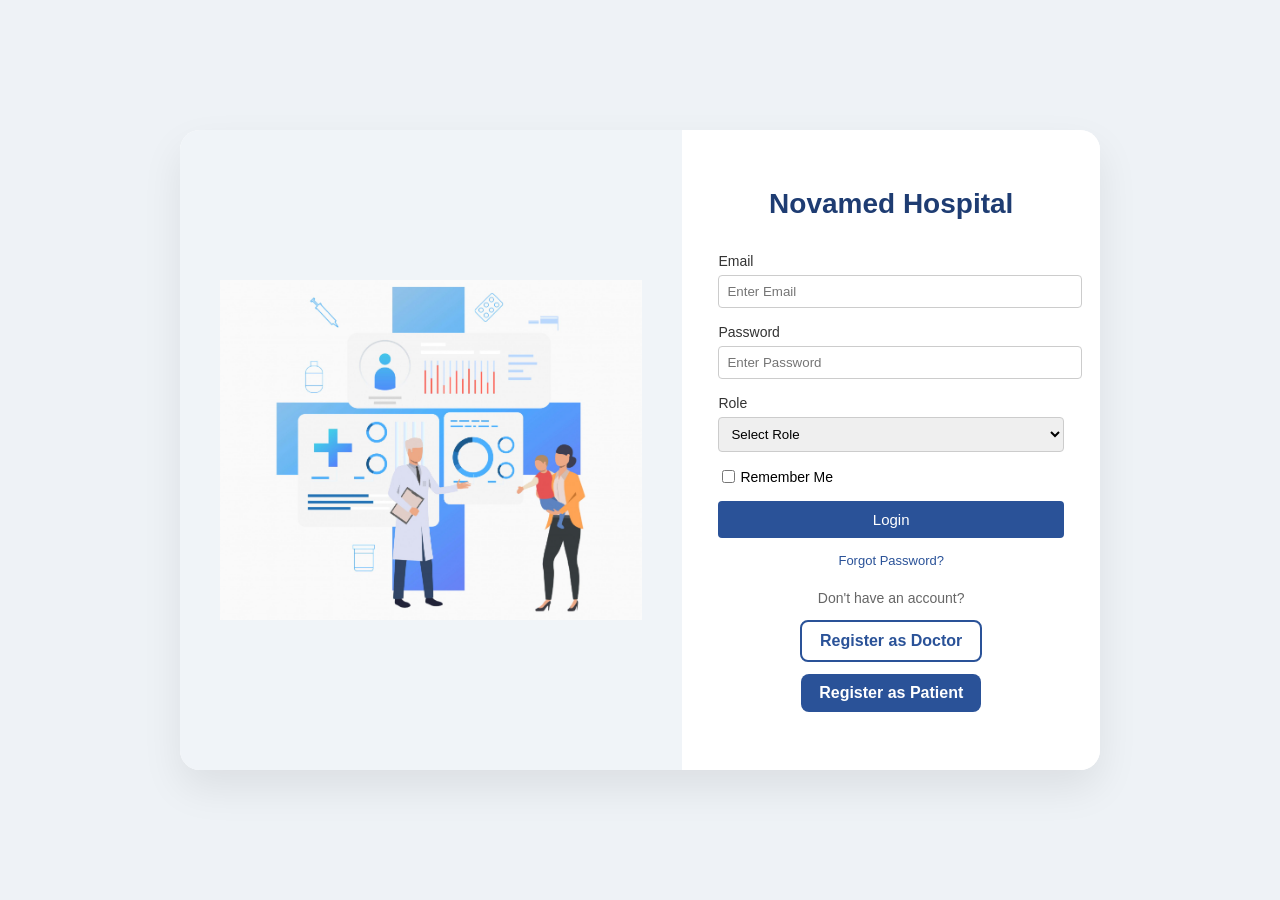
<file: Hospital/login.html>
<!DOCTYPE html>
<html>

<head>
    <title> Novamed Hospital Login</title>
    <link rel="icon" href="hos.png" type="image/x-icon">
    <style>
        body {
            margin: 0;
            padding: 0;
            font-family: Arial, sans-serif;
            background: #eef2f6;
            display: flex;
            justify-content: center;
            align-items: center;
            min-height: 100vh;
        }

        .login-container {
            display: flex;
            width: 90%;
            max-width: 920px;
            min-height: 640px;
            height: auto;
            background: #ffffff;
            border-radius: 20px;
            overflow: hidden;
            box-shadow: 0 18px 40px rgba(0, 0, 0, 0.08);
        }

        .login-image {
            width: 55%;
            background: #f0f4f8;
            display: flex;
            align-items: center;
            justify-content: center;
            padding: 40px;
            overflow: hidden;
        }

        .login-image img {
            max-width: 100%;
            max-height: 100%;
            object-fit: contain;
        }

        .login-box {
            width: 45%;
            max-width: 420px;
            padding: 50px 36px;
            display: flex;
            flex-direction: column;
            justify-content: center;
            overflow-y: auto;
            background: #ffffff;
        }

        .login-box h2 {
            text-align: center;
            margin: 0 0 32px;
            color: #1e3c72;
            font-size: 28px;
            font-weight: 700;
        }

        .input-box {
            margin-bottom: 15px;
        }

        .input-box label {
            font-size: 14px;
            color: #333;
        }

        .input-box input,
        .input-box select {
            width: 100%;
            padding: 8px;
            margin-top: 5px;
            border: 1px solid #ccc;
            border-radius: 4px;
        }

        .remember {
            display: flex;
            align-items: center;
            font-size: 14px;
            margin-bottom: 15px;
        }

        .remember input {
            margin-right: 5px;
        }

        .login-btn {
            width: 100%;
            padding: 10px;
            background: #2a5298;
            border: none;
            color: white;
            font-size: 15px;
            border-radius: 4px;
            cursor: pointer;
        }

        .login-btn:hover {
            background: #1e3c72;
        }

        .links {
            margin-top: 15px;
            text-align: center;
            font-size: 13px;
        }

        .links a {
            text-decoration: none;
            color: #2a5298;
            margin: 5px;
        }

        .links a:hover {
            text-decoration: underline;
        }

        .register-buttons {
            margin-top: 22px;
            text-align: center;
        }

        .register-buttons p {
            margin: 0 0 14px;
            color: #666;
            font-size: 14px;
        }

        .register-buttons .btn-row {
            display: flex;
            gap: 12px;
            justify-content: center;
            flex-wrap: wrap;
        }

        .register-buttons a {
            display: inline-block;
            padding: 10px 18px;
            border-radius: 8px;
            text-decoration: none;
            font-weight: 600;
            transition: background 0.25s ease, transform 0.25s ease;
        }

        .register-buttons a.doctor-btn {
            border: 2px solid #2a5298;
            color: #2a5298;
            background: transparent;
        }

        .register-buttons a.patient-btn {
            background: #2a5298;
            color: white;
        }

        .register-buttons a:hover {
            transform: translateY(-2px);
        }

        .register-buttons a.doctor-btn:hover {
            background: rgba(42, 82, 152, 0.08);
        }

        .register-buttons a.patient-btn:hover {
            background: #1e3c72;
        }

        @media (max-width: 768px) {
            .login-container {
                flex-direction: column;
                width: 100%;
                max-width: 100%;
                min-height: auto;
            }

            .login-image {
                width: 100%;
                min-height: 260px;
                padding: 30px;
            }

            .login-box {
                width: 100%;
                max-width: 100%;
                padding: 36px 24px;
            }

            .login-box h2 {
                font-size: 22px;
                margin-bottom: 24px;
            }

            .register-buttons .btn-row {
                flex-direction: column;
                gap: 10px;
            }

            .register-buttons a {
                width: 100%;
                text-align: center;
            }
        }
    </style>
</head>

<body>

    <div class="login-container">
        <div class="login-image">
            <img src="left1.png" alt="Hospital Vector Image">
        </div>

        <div class="login-box">
            <h2>Novamed Hospital</h2>

            <form action="dashboard.html">

                <div class="input-box">
                    <label>Email</label>
                    <input type="email" placeholder="Enter Email" required>
                </div>

                <div class="input-box">
                    <label>Password</label>
                    <input type="password" placeholder="Enter Password" required>
                </div>

                <div class="input-box">
                    <label>Role</label>
                    <select required>
                        <option value="">Select Role</option>
                        <option>Admin</option>
                        <option>Doctor</option>
                        <option>Patient</option>
                        <option>Pharmacist</option>
                    </select>
                </div>

                <div class="remember">
                    <input type="checkbox">
                    <label>Remember Me</label>
                </div>

                <button type="submit" class="login-btn">Login</button>

                <div class="links">
                    <a href="forgot-password.html">Forgot Password?</a>
                </div>
            </form>

            <div class="register-buttons">
                <p>Don't have an account?</p>
                <div class="btn-row">
                    <a href="doc_reg.html" class="doctor-btn">Register as Doctor</a>
                    <a href="patient_reg.html" class="patient-btn">Register as Patient</a>
                </div>
            </div>
        </div>
    </div>

</body>

</html>
</file>
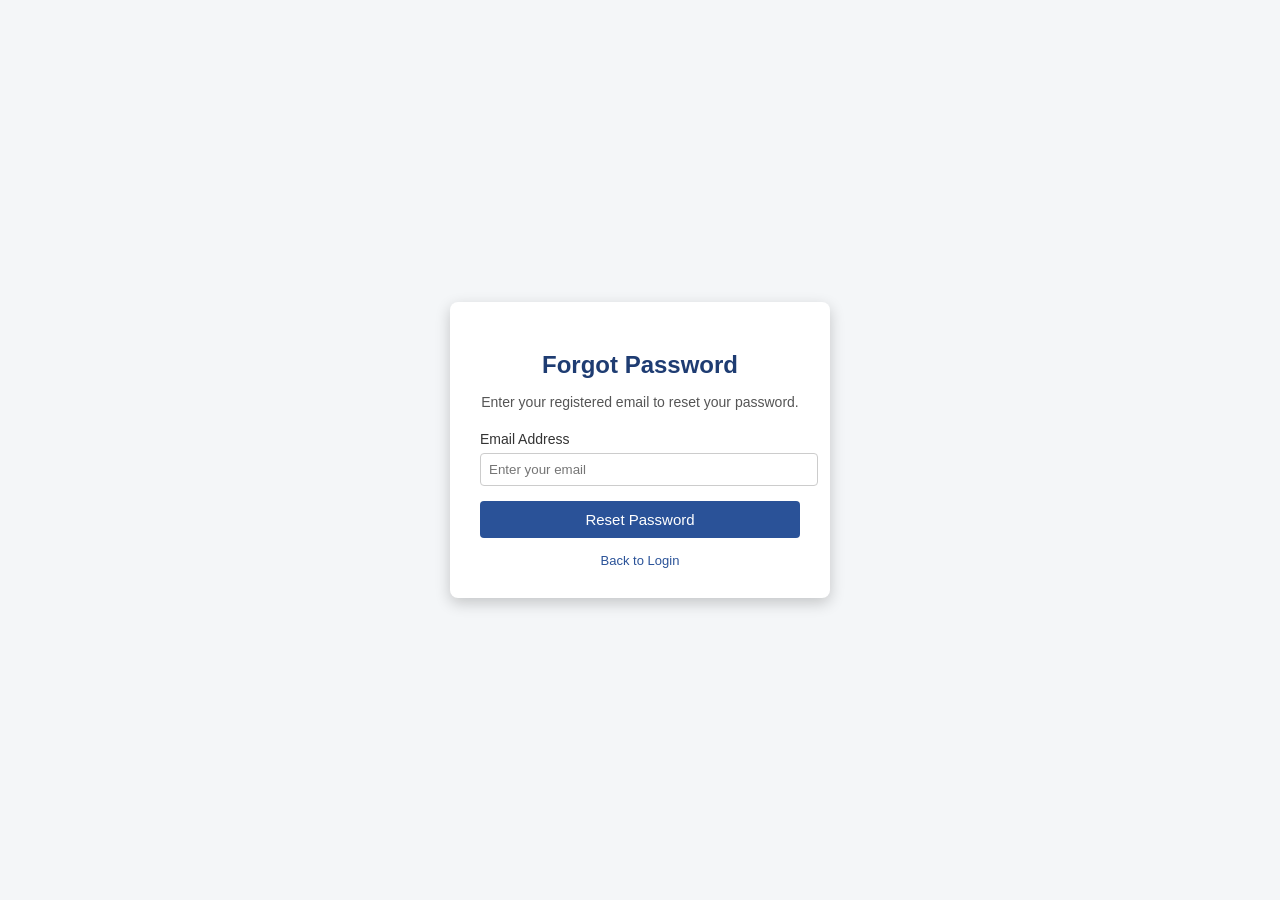
<file: Hospital/password_reset.html>
<!DOCTYPE html>
<html>
<head>
    <title>Forgot Password</title>
     <link rel="icon" href="hos.png" type="image/x-icon">
    <style>
        body {
            margin: 0;
            padding: 0;
            font-family: Arial, sans-serif;
            background: #f4f6f8;
            display: flex;
            justify-content: center;
            align-items: center;
            height: 100vh;
        }

        .forgot-box {
            background: #ffffff;
            padding: 30px;
            width: 320px;
            border-radius: 8px;
            box-shadow: 0 5px 15px rgba(0,0,0,0.2);
            text-align: center;
        }

        .forgot-box h2 {
            margin-bottom: 15px;
            color: #1e3c72;
        }

        .forgot-box p {
            font-size: 14px;
            color: #555;
            margin-bottom: 20px;
        }

        .input-box {
            text-align: left;
            margin-bottom: 15px;
        }

        .input-box label {
            font-size: 14px;
            color: #333;
        }

        .input-box input {
            width: 100%;
            padding: 8px;
            margin-top: 5px;
            border: 1px solid #ccc;
            border-radius: 4px;
        }

        .reset-btn {
            width: 100%;
            padding: 10px;
            background: #2a5298;
            border: none;
            color: white;
            font-size: 15px;
            border-radius: 4px;
            cursor: pointer;
        }

        .reset-btn:hover {
            background: #1e3c72;
        }

        .back-link {
            display: block;
            margin-top: 15px;
            font-size: 13px;
            text-decoration: none;
            color: #2a5298;
        }

        .back-link:hover {
            text-decoration: underline;
        }
    </style>
</head>

<body>

<div class="forgot-box">
    <h2>Forgot Password</h2>
    <p>Enter your registered email to reset your password.</p>

    <form action="#">
        <div class="input-box">
            <label>Email Address</label>
            <input type="email" placeholder="Enter your email" required>
        </div>

        <button type="submit" class="reset-btn">Reset Password</button>
    </form>

    <a href="login.html" class="back-link">Back to Login</a>
</div>

</body>
</html>
</file>
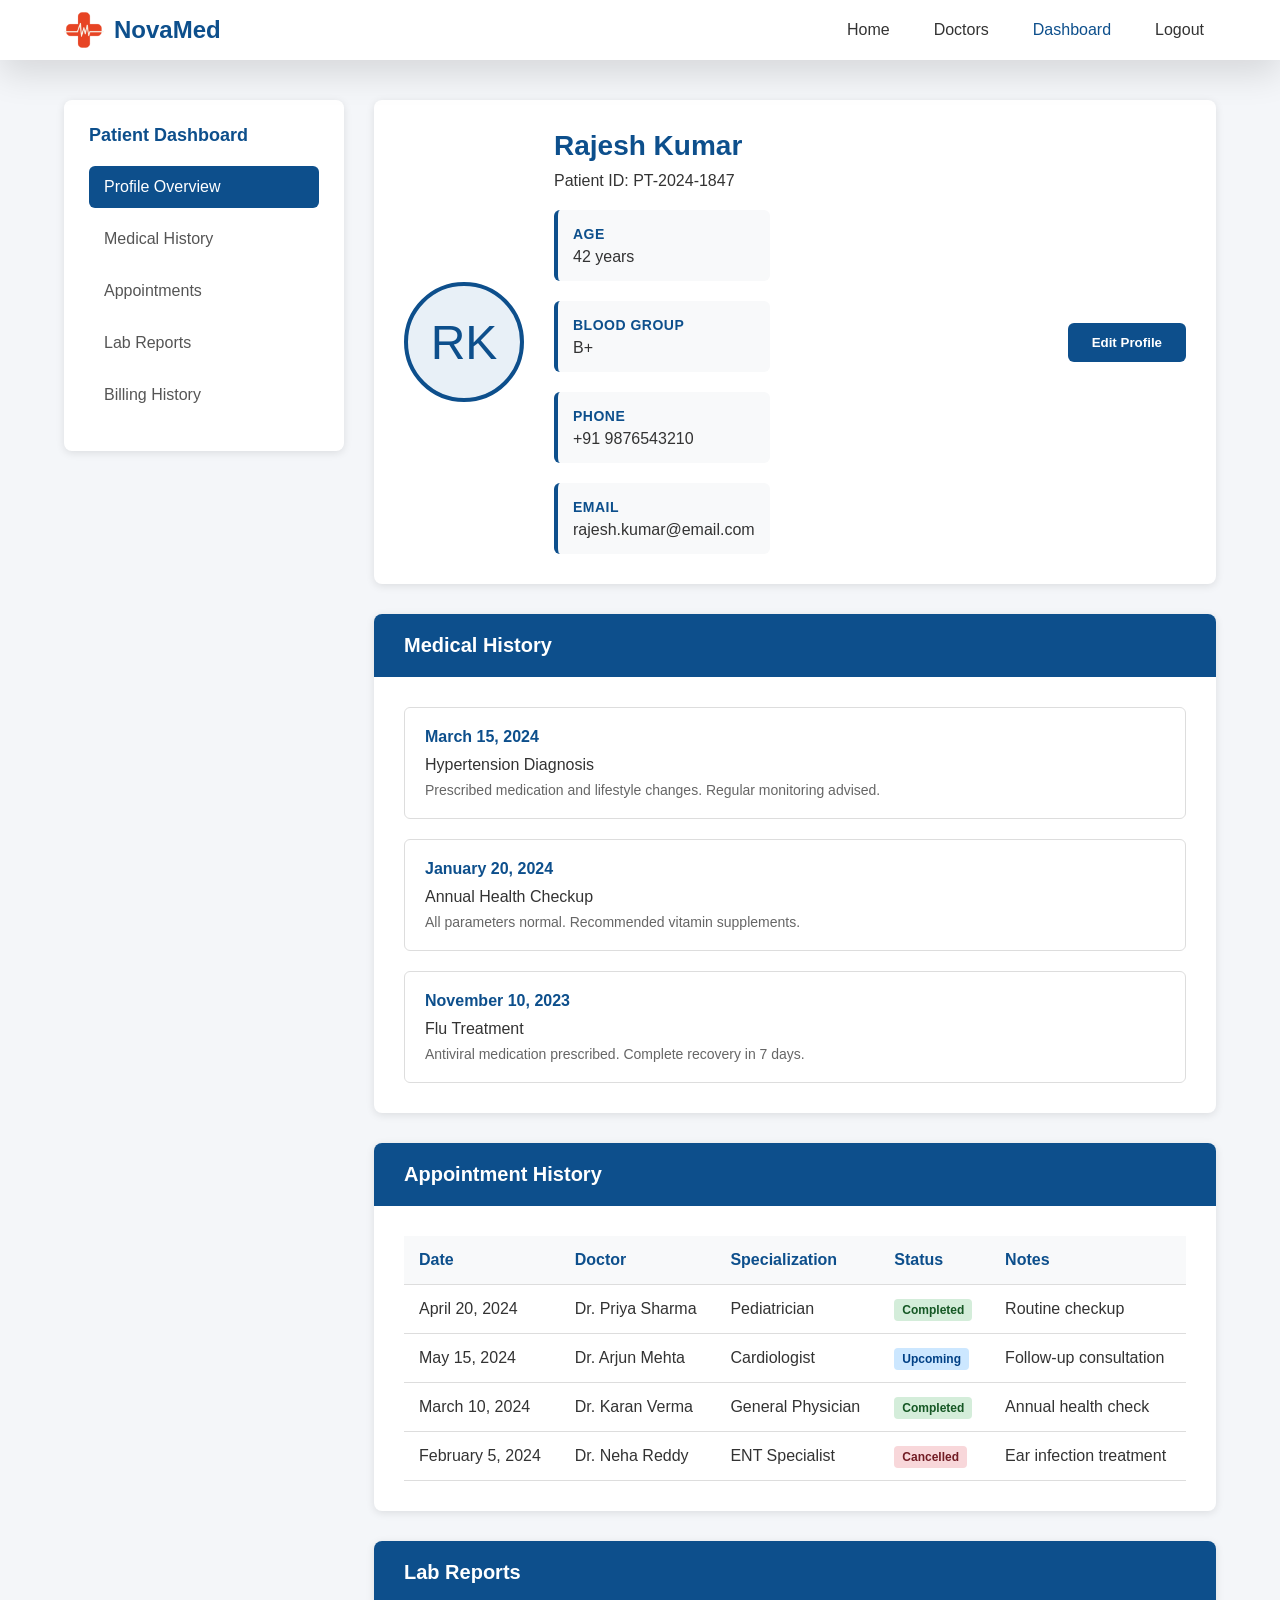
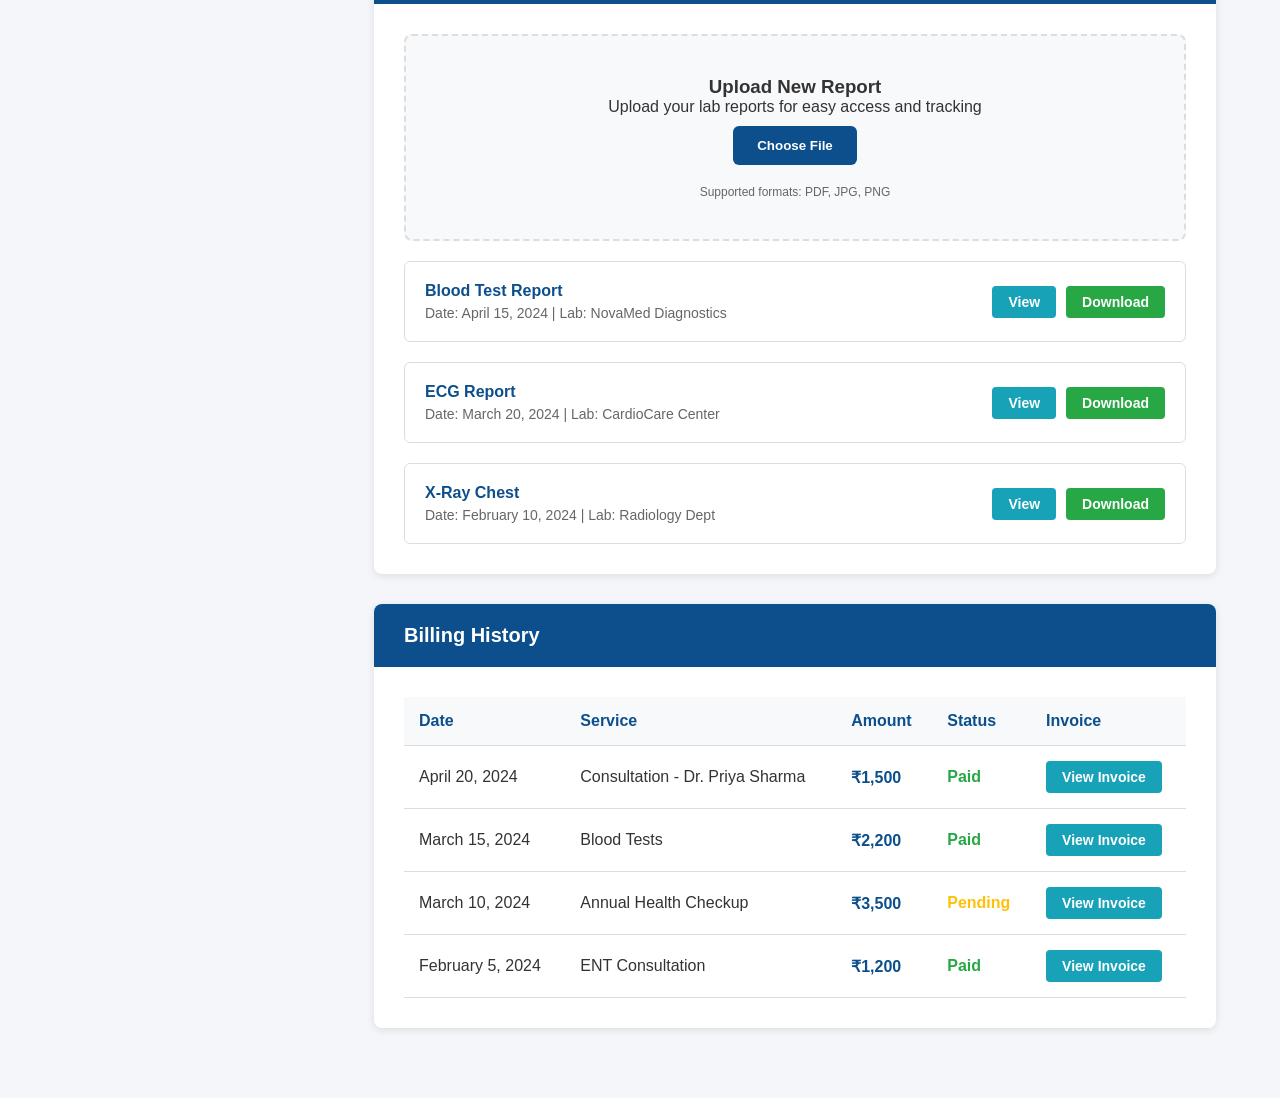
<file: Hospital/patient_dashboard.html>
<!DOCTYPE html>
<html lang="en">

<head>
    <meta charset="UTF-8">
    <meta name="viewport" content="width=device-width, initial-scale=1.0">
    <title>Patient Dashboard - NovaMed Hospital</title>
    <link rel="icon" href="hos.png" type="image/x-icon">
    <style>
        * {
            margin: 0;
            padding: 0;
            box-sizing: border-box;
        }

        body {
            font-family: 'Segoe UI', sans-serif;
            background: #f4f6f9;
            color: #333;
        }

        /* NAVBAR */
        nav {
            display: flex;
            justify-content: space-between;
            align-items: center;
            padding: 10px 5%;
            background: rgba(255, 255, 255, 0.96);
            backdrop-filter: blur(10px);
            box-shadow: 0 14px 35px rgba(0, 0, 0, 0.12);
            position: sticky;
            top: 0;
            z-index: 30;
        }

        .logo {
            display: flex;
            align-items: center;
            gap: 10px;
        }

        .logo img {
            height: 40px;
            width: auto;
        }

        nav h2 {
            color: #0d4f8c;
            margin: 0;
        }

        nav ul {
            display: flex;
            list-style: none;
            gap: 20px;
        }

        nav ul li a {
            text-decoration: none;
            color: #333;
            padding: 8px 12px;
            border-radius: 8px;
            transition: color 0.2s ease;
        }

        nav ul li a:hover {
            color: #0d4f8c;
        }

        /* DASHBOARD CONTAINER */
        .dashboard-container {
            display: flex;
            gap: 30px;
            padding: 40px 5%;
            max-width: 1400px;
            margin: 0 auto;
        }

        /* SIDEBAR */
        .sidebar {
            width: 280px;
            background: white;
            padding: 25px;
            border-radius: 8px;
            box-shadow: 0 2px 8px rgba(0, 0, 0, 0.1);
            height: fit-content;
            position: sticky;
            top: 100px;
        }

        .sidebar h3 {
            color: #0d4f8c;
            margin-bottom: 20px;
            font-size: 18px;
        }

        .sidebar-menu {
            list-style: none;
        }

        .sidebar-menu li {
            margin-bottom: 10px;
        }

        .sidebar-menu a {
            display: block;
            padding: 12px 15px;
            color: #555;
            text-decoration: none;
            border-radius: 6px;
            transition: all 0.3s ease;
        }

        .sidebar-menu a:hover,
        .sidebar-menu a.active {
            background: #0d4f8c;
            color: white;
        }

        /* MAIN CONTENT */
        .main-content {
            flex: 1;
        }

        .profile-header {
            background: white;
            padding: 30px;
            border-radius: 8px;
            box-shadow: 0 2px 8px rgba(0, 0, 0, 0.1);
            margin-bottom: 30px;
            display: flex;
            align-items: center;
            gap: 30px;
        }

        .profile-avatar {
            width: 120px;
            height: 120px;
            border-radius: 50%;
            background: #e8f0f7;
            display: flex;
            align-items: center;
            justify-content: center;
            font-size: 48px;
            color: #0d4f8c;
            border: 4px solid #0d4f8c;
        }

        .profile-info h1 {
            color: #0d4f8c;
            margin-bottom: 10px;
            font-size: 28px;
        }

        .profile-details {
            display: grid;
            grid-template-columns: repeat(auto-fit, minmax(200px, 1fr));
            gap: 20px;
            margin-top: 20px;
        }

        .detail-item {
            background: #f8f9fa;
            padding: 15px;
            border-radius: 6px;
            border-left: 4px solid #0d4f8c;
        }

        .detail-item label {
            font-weight: 700;
            color: #0d4f8c;
            font-size: 14px;
            text-transform: uppercase;
            letter-spacing: 0.5px;
        }

        .detail-item p {
            margin-top: 5px;
            font-size: 16px;
            color: #333;
        }

        .edit-btn {
            background: #0d4f8c;
            color: white;
            border: none;
            padding: 12px 24px;
            border-radius: 6px;
            font-weight: 700;
            cursor: pointer;
            transition: background 0.3s ease;
            margin-left: auto;
        }

        .edit-btn:hover {
            background: #0a3a63;
        }

        /* CONTENT SECTIONS */
        .content-section {
            background: white;
            border-radius: 8px;
            box-shadow: 0 2px 8px rgba(0, 0, 0, 0.1);
            margin-bottom: 30px;
            overflow: hidden;
        }

        .section-header {
            background: #0d4f8c;
            color: white;
            padding: 20px 30px;
            display: flex;
            align-items: center;
            gap: 10px;
        }

        .section-header h2 {
            margin: 0;
            font-size: 20px;
        }

        .section-content {
            padding: 30px;
        }

        /* MEDICAL HISTORY */
        .medical-history {
            display: grid;
            gap: 20px;
        }

        .history-item {
            border: 1px solid #ddd;
            border-radius: 6px;
            padding: 20px;
            transition: box-shadow 0.3s ease;
        }

        .history-item:hover {
            box-shadow: 0 4px 12px rgba(0, 0, 0, 0.1);
        }

        .history-date {
            color: #0d4f8c;
            font-weight: 700;
            margin-bottom: 10px;
        }

        .history-condition {
            font-size: 16px;
            margin-bottom: 8px;
        }

        .history-treatment {
            color: #666;
            font-size: 14px;
        }

        /* APPOINTMENT HISTORY */
        .appointment-table {
            width: 100%;
            border-collapse: collapse;
        }

        .appointment-table th,
        .appointment-table td {
            padding: 15px;
            text-align: left;
            border-bottom: 1px solid #ddd;
        }

        .appointment-table th {
            background: #f8f9fa;
            font-weight: 700;
            color: #0d4f8c;
        }

        .appointment-status {
            padding: 4px 8px;
            border-radius: 4px;
            font-size: 12px;
            font-weight: 700;
        }

        .status-completed {
            background: #d4edda;
            color: #155724;
        }

        .status-upcoming {
            background: #cce7ff;
            color: #004085;
        }

        .status-cancelled {
            background: #f8d7da;
            color: #721c24;
        }

        /* LAB REPORTS */
        .lab-reports {
            display: grid;
            gap: 20px;
        }

        .upload-section {
            border: 2px dashed #ddd;
            border-radius: 8px;
            padding: 40px;
            text-align: center;
            background: #f8f9fa;
            transition: border-color 0.3s ease;
        }

        .upload-section:hover {
            border-color: #0d4f8c;
        }

        .upload-btn {
            background: #0d4f8c;
            color: white;
            border: none;
            padding: 12px 24px;
            border-radius: 6px;
            font-weight: 700;
            cursor: pointer;
            margin: 10px 0;
            transition: background 0.3s ease;
        }

        .upload-btn:hover {
            background: #0a3a63;
        }

        .report-item {
            display: flex;
            align-items: center;
            justify-content: space-between;
            padding: 20px;
            border: 1px solid #ddd;
            border-radius: 6px;
        }

        .report-info h4 {
            margin-bottom: 5px;
            color: #0d4f8c;
        }

        .report-info p {
            color: #666;
            font-size: 14px;
        }

        .report-actions {
            display: flex;
            gap: 10px;
        }

        .btn-view,
        .btn-download {
            padding: 8px 16px;
            border: none;
            border-radius: 4px;
            font-weight: 700;
            cursor: pointer;
            font-size: 14px;
            transition: all 0.3s ease;
        }

        .btn-view {
            background: #17a2b8;
            color: white;
        }

        .btn-view:hover {
            background: #138496;
        }

        .btn-download {
            background: #28a745;
            color: white;
        }

        .btn-download:hover {
            background: #218838;
        }

        /* BILLING HISTORY */
        .billing-table {
            width: 100%;
            border-collapse: collapse;
        }

        .billing-table th,
        .billing-table td {
            padding: 15px;
            text-align: left;
            border-bottom: 1px solid #ddd;
        }

        .billing-table th {
            background: #f8f9fa;
            font-weight: 700;
            color: #0d4f8c;
        }

        .billing-amount {
            font-weight: 700;
            color: #0d4f8c;
        }

        .billing-status-paid {
            color: #28a745;
            font-weight: 700;
        }

        .billing-status-pending {
            color: #ffc107;
            font-weight: 700;
        }

        /* RESPONSIVE */
        @media (max-width: 1024px) {
            .dashboard-container {
                flex-direction: column;
            }

            .sidebar {
                width: 100%;
                position: static;
            }

            .profile-header {
                flex-direction: column;
                text-align: center;
            }

            .profile-details {
                grid-template-columns: 1fr;
            }
        }

        @media (max-width: 768px) {

            .appointment-table,
            .billing-table {
                font-size: 14px;
            }

            .appointment-table th,
            .appointment-table td,
            .billing-table th,
            .billing-table td {
                padding: 10px 5px;
            }

            .section-content {
                padding: 20px;
            }
        }
    </style>
</head>

<body>
    <!-- NAVBAR -->
    <nav>
        <div class="logo">
            <img src="hos.png" alt="NovaMed Hospital Logo">
            <h2>NovaMed</h2>
        </div>
        <ul>
            <li><a href="index.html">Home</a></li>
            <li><a href="doctors.html">Doctors</a></li>
            <li><a href="patient_dashboard.html" style="color: #0d4f8c;">Dashboard</a></li>
            <li><a href="login.html">Logout</a></li>
        </ul>
    </nav>

    <!-- DASHBOARD CONTAINER -->
    <div class="dashboard-container">
        <!-- SIDEBAR -->
        <aside class="sidebar">
            <h3>Patient Dashboard</h3>
            <ul class="sidebar-menu">
                <li><a href="#profile" class="active">Profile Overview</a></li>
                <li><a href="#medical-history">Medical History</a></li>
                <li><a href="#appointments">Appointments</a></li>
                <li><a href="#lab-reports">Lab Reports</a></li>
                <li><a href="#billing">Billing History</a></li>
            </ul>
        </aside>

        <!-- MAIN CONTENT -->
        <main class="main-content">
            <!-- PROFILE HEADER -->
            <section class="profile-header" id="profile">
                <div class="profile-avatar">
                    RK
                </div>
                <div class="profile-info">
                    <h1>Rajesh Kumar</h1>
                    <p>Patient ID: PT-2024-1847</p>
                    <div class="profile-details">
                        <div class="detail-item">
                            <label>Age</label>
                            <p>42 years</p>
                        </div>
                        <div class="detail-item">
                            <label>Blood Group</label>
                            <p>B+</p>
                        </div>
                        <div class="detail-item">
                            <label>Phone</label>
                            <p>+91 9876543210</p>
                        </div>
                        <div class="detail-item">
                            <label>Email</label>
                            <p>rajesh.kumar@email.com</p>
                        </div>
                    </div>
                </div>
                <button class="edit-btn">Edit Profile</button>
            </section>

            <!-- MEDICAL HISTORY -->
            <section class="content-section" id="medical-history">
                <div class="section-header">
                    <h2>Medical History</h2>
                </div>
                <div class="section-content">
                    <div class="medical-history">
                        <div class="history-item">
                            <div class="history-date">March 15, 2024</div>
                            <div class="history-condition">Hypertension Diagnosis</div>
                            <div class="history-treatment">Prescribed medication and lifestyle changes. Regular
                                monitoring advised.</div>
                        </div>
                        <div class="history-item">
                            <div class="history-date">January 20, 2024</div>
                            <div class="history-condition">Annual Health Checkup</div>
                            <div class="history-treatment">All parameters normal. Recommended vitamin supplements.</div>
                        </div>
                        <div class="history-item">
                            <div class="history-date">November 10, 2023</div>
                            <div class="history-condition">Flu Treatment</div>
                            <div class="history-treatment">Antiviral medication prescribed. Complete recovery in 7 days.
                            </div>
                        </div>
                    </div>
                </div>
            </section>

            <!-- APPOINTMENT HISTORY -->
            <section class="content-section" id="appointments">
                <div class="section-header">
                    <h2>Appointment History</h2>
                </div>
                <div class="section-content">
                    <table class="appointment-table">
                        <thead>
                            <tr>
                                <th>Date</th>
                                <th>Doctor</th>
                                <th>Specialization</th>
                                <th>Status</th>
                                <th>Notes</th>
                            </tr>
                        </thead>
                        <tbody>
                            <tr>
                                <td>April 20, 2024</td>
                                <td>Dr. Priya Sharma</td>
                                <td>Pediatrician</td>
                                <td><span class="appointment-status status-completed">Completed</span></td>
                                <td>Routine checkup</td>
                            </tr>
                            <tr>
                                <td>May 15, 2024</td>
                                <td>Dr. Arjun Mehta</td>
                                <td>Cardiologist</td>
                                <td><span class="appointment-status status-upcoming">Upcoming</span></td>
                                <td>Follow-up consultation</td>
                            </tr>
                            <tr>
                                <td>March 10, 2024</td>
                                <td>Dr. Karan Verma</td>
                                <td>General Physician</td>
                                <td><span class="appointment-status status-completed">Completed</span></td>
                                <td>Annual health check</td>
                            </tr>
                            <tr>
                                <td>February 5, 2024</td>
                                <td>Dr. Neha Reddy</td>
                                <td>ENT Specialist</td>
                                <td><span class="appointment-status status-cancelled">Cancelled</span></td>
                                <td>Ear infection treatment</td>
                            </tr>
                        </tbody>
                    </table>
                </div>
            </section>

            <!-- LAB REPORTS -->
            <section class="content-section" id="lab-reports">
                <div class="section-header">
                    <h2>Lab Reports</h2>
                </div>
                <div class="section-content">
                    <div class="lab-reports">
                        <div class="upload-section">
                            <h3>Upload New Report</h3>
                            <p>Upload your lab reports for easy access and tracking</p>
                            <input type="file" id="report-upload" accept=".pdf,.jpg,.png" style="display: none;">
                            <button class="upload-btn" onclick="document.getElementById('report-upload').click()">Choose
                                File</button>
                            <p style="font-size: 12px; color: #666; margin-top: 10px;">Supported formats: PDF, JPG, PNG
                            </p>
                        </div>

                        <div class="report-item">
                            <div class="report-info">
                                <h4>Blood Test Report</h4>
                                <p>Date: April 15, 2024 | Lab: NovaMed Diagnostics</p>
                            </div>
                            <div class="report-actions">
                                <button class="btn-view">View</button>
                                <button class="btn-download">Download</button>
                            </div>
                        </div>

                        <div class="report-item">
                            <div class="report-info">
                                <h4>ECG Report</h4>
                                <p>Date: March 20, 2024 | Lab: CardioCare Center</p>
                            </div>
                            <div class="report-actions">
                                <button class="btn-view">View</button>
                                <button class="btn-download">Download</button>
                            </div>
                        </div>

                        <div class="report-item">
                            <div class="report-info">
                                <h4>X-Ray Chest</h4>
                                <p>Date: February 10, 2024 | Lab: Radiology Dept</p>
                            </div>
                            <div class="report-actions">
                                <button class="btn-view">View</button>
                                <button class="btn-download">Download</button>
                            </div>
                        </div>
                    </div>
                </div>
            </section>

            <!-- BILLING HISTORY -->
            <section class="content-section" id="billing">
                <div class="section-header">
                    <h2>Billing History</h2>
                </div>
                <div class="section-content">
                    <table class="billing-table">
                        <thead>
                            <tr>
                                <th>Date</th>
                                <th>Service</th>
                                <th>Amount</th>
                                <th>Status</th>
                                <th>Invoice</th>
                            </tr>
                        </thead>
                        <tbody>
                            <tr>
                                <td>April 20, 2024</td>
                                <td>Consultation - Dr. Priya Sharma</td>
                                <td class="billing-amount">₹1,500</td>
                                <td class="billing-status-paid">Paid</td>
                                <td><button class="btn-view">View Invoice</button></td>
                            </tr>
                            <tr>
                                <td>March 15, 2024</td>
                                <td>Blood Tests</td>
                                <td class="billing-amount">₹2,200</td>
                                <td class="billing-status-paid">Paid</td>
                                <td><button class="btn-view">View Invoice</button></td>
                            </tr>
                            <tr>
                                <td>March 10, 2024</td>
                                <td>Annual Health Checkup</td>
                                <td class="billing-amount">₹3,500</td>
                                <td class="billing-status-pending">Pending</td>
                                <td><button class="btn-view">View Invoice</button></td>
                            </tr>
                            <tr>
                                <td>February 5, 2024</td>
                                <td>ENT Consultation</td>
                                <td class="billing-amount">₹1,200</td>
                                <td class="billing-status-paid">Paid</td>
                                <td><button class="btn-view">View Invoice</button></td>
                            </tr>
                        </tbody>
                    </table>
                </div>
            </section>
        </main>
    </div>

    <script>
        // Smooth scrolling for sidebar navigation
        document.querySelectorAll('.sidebar-menu a').forEach(link => {
            link.addEventListener('click', function (e) {
                e.preventDefault();
                const targetId = this.getAttribute('href').substring(1);
                const targetSection = document.getElementById(targetId);
                if (targetSection) {
                    targetSection.scrollIntoView({ behavior: 'smooth' });
                }

                // Update active link
                document.querySelectorAll('.sidebar-menu a').forEach(a => a.classList.remove('active'));
                this.classList.add('active');
            });
        });

        // File upload handling
        document.getElementById('report-upload').addEventListener('change', function (e) {
            const file = e.target.files[0];
            if (file) {
                alert(`File "${file.name}" selected successfully!`);
                // Here you would typically upload the file to a server
            }
        });

        // Edit profile functionality
        document.querySelector('.edit-btn').addEventListener('click', function () {
            alert('Edit profile functionality would open a modal or redirect to edit page');
        });

        // View/Download buttons functionality
        document.querySelectorAll('.btn-view, .btn-download').forEach(btn => {
            btn.addEventListener('click', function () {
                const action = this.textContent.toLowerCase();
                const type = this.closest('.report-item') ? 'report' : 'invoice';
                alert(`${action} ${type} functionality would open/download the file`);
            });
        });
    </script>
</body>

</html>
</file>
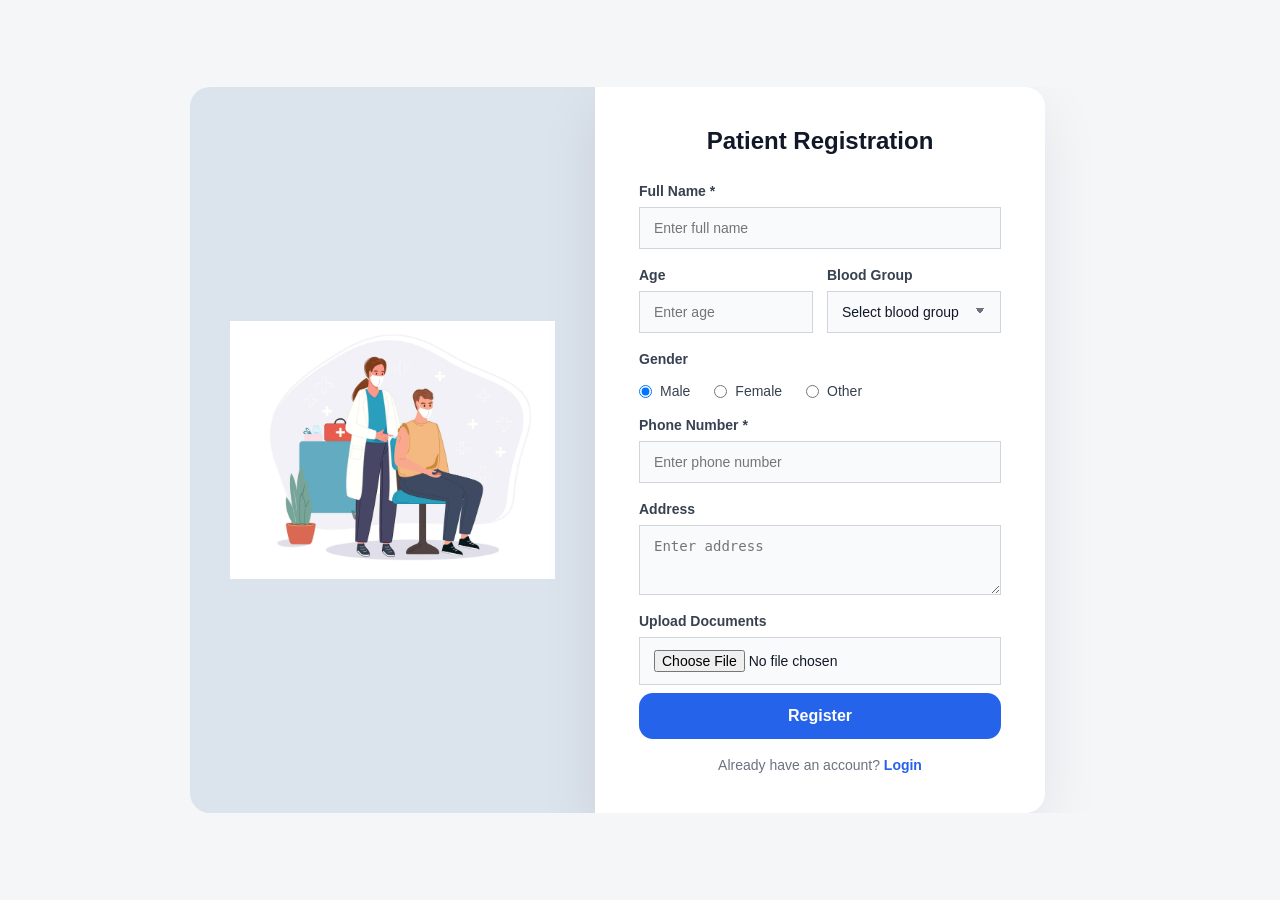
<file: Hospital/patient_reg.html>
<!DOCTYPE html>
<html lang="en">

<head>
    <meta charset="UTF-8">
    <meta name="viewport" content="width=device-width, initial-scale=1.0">
    <title> Novamed Patient Registration</title>
    <link rel="icon" href="hos.png" type="image/x-icon">
    <style>
        * {
            box-sizing: border-box;
        }

        body {
            margin: 0;
            padding: 0;
            font-family: Arial, sans-serif;
            background: #f4f6f8;
            color: #1f2937;
            display: flex;
            justify-content: center;
            align-items: center;
            min-height: 100vh;
        }

        .page-split {
            display: flex;
            width: 90%;
            max-width: 900px;
            min-height: 650px;
            background: transparent;
            overflow: hidden;
            gap: 0;
        }

        .image-panel {
            width: 45%;
            background: #dbe3ec;
            display: flex;
            align-items: center;
            justify-content: center;
            padding: 40px;
            border-radius: 20px 0 0 20px;
            overflow: hidden;
        }

        .image-panel img {
            width: 100%;
            height: auto;
            max-height: 100%;
            object-fit: contain;
        }

        .registration-card {
            width: 50%;
            background: #ffffff;
            border-radius: 0 20px 20px 0;
            padding: 40px 44px;
            box-shadow: 0 20px 60px rgba(15, 23, 42, 0.08);
            display: flex;
            flex-direction: column;
            justify-content: center;
        }

        .registration-card h3 {
            margin: 0 0 28px;
            font-size: 24px;
            text-align: center;
            color: #111827;
        }

        .form-grid {
            display: grid;
            grid-template-columns: repeat(2, minmax(0, 1fr));
            gap: 18px 14px;
        }

        .form-group {
            display: flex;
            flex-direction: column;
            gap: 8px;
        }

        .form-group.full {
            grid-column: 1 / -1;
        }

        label {
            font-size: 14px;
            font-weight: 600;
            color: #374151;
        }

        input[type="text"],
        input[type="email"],
        input[type="tel"],
        input[type="number"],
        select,
        textarea,
        input[type="file"] {
            width: 100%;
            padding: 12px 14px;
            border: 1px solid #d1d5db;
            border-radius: 0;
            background: #f8fafc;
            color: #111827;
            font-size: 14px;
        }

        textarea {
            min-height: 70px;
            /* reduced height */
            max-height: 120px;
            /* optional limit */
            resize: vertical;
        }

        select {
            appearance: none;
            background-image: linear-gradient(45deg, transparent 50%, #6b7280 50%),
                linear-gradient(135deg, #6b7280 50%, transparent 50%);
            background-position: calc(100% - 20px) calc(1em + 2px), calc(100% - 15px) calc(1em + 2px);
            background-size: 5px 5px, 5px 5px;
            background-repeat: no-repeat;
        }

        .radio-group {
            display: flex;
            align-items: center;
            gap: 24px;
            margin-top: 8px;
        }

        .radio-group label {
            display: inline-flex;
            align-items: center;
            gap: 8px;
            font-size: 14px;
            font-weight: 500;
            color: #374151;
            cursor: pointer;
        }

        .radio-group input {
            margin: 0;
        }

        .submit-btn {
            width: 100%;
            padding: 14px 16px;
            margin-top: 8px;
            border: none;
            border-radius: 14px;
            background: #2563eb;
            color: #ffffff;
            font-size: 16px;
            font-weight: 700;
            cursor: pointer;
        }

        .submit-btn:hover {
            background: #1d4ed8;
        }

        .login-link {
            margin-top: 18px;
            text-align: center;
            font-size: 14px;
            color: #6b7280;
        }

        .login-link a {
            color: #2563eb;
            text-decoration: none;
            font-weight: 600;
        }

        .login-link a:hover {
            text-decoration: underline;
        }

        @media (max-width: 900px) {
            .page-split {
                flex-direction: column;
                width: 100%;
                min-height: auto;
            }

            .image-panel,
            .registration-card {
                width: 100%;
            }

            .image-panel {
                min-height: 320px;
                padding: 24px;
            }

            .registration-card {
                border-radius: 0 0 20px 20px;
                padding: 28px 24px;
                max-width: 100%;
            }
        }

        @media (max-width: 560px) {
            .registration-card {
                border-radius: 18px;
                padding: 24px 20px;
            }

            .form-grid {
                grid-template-columns: 1fr;
            }
        }
    </style>
</head>

<body>
    <div class="page-split">
        <div class="image-panel">
            <img src="pat1.png" alt="Patient Illustration">
        </div>
        <div class="registration-card">
            <h3>Patient Registration</h3>
            <form action="patient_reg.html">
                <div class="form-grid">
                    <div class="form-group full">
                        <label for="full-name">Full Name *</label>
                        <input id="full-name" type="text" name="patient_name" placeholder="Enter full name" required>
                    </div>

                    <div class="form-group">
                        <label for="age">Age</label>
                        <input id="age" type="number" name="age" placeholder="Enter age">
                    </div>

                    <div class="form-group">
                        <label for="blood-group">Blood Group</label>
                        <select id="blood-group" name="blood_group">
                            <option value="">Select blood group</option>
                            <option>A+</option>
                            <option>A-</option>
                            <option>B+</option>
                            <option>B-</option>
                            <option>O+</option>
                            <option>O-</option>
                            <option>AB+</option>
                            <option>AB-</option>
                        </select>
                    </div>

                    <div class="form-group full">
                        <label>Gender</label>
                        <div class="radio-group">
                            <label><input type="radio" name="gender" value="Male" checked> Male</label>
                            <label><input type="radio" name="gender" value="Female"> Female</label>
                            <label><input type="radio" name="gender" value="Other"> Other</label>
                        </div>
                    </div>

                    <div class="form-group full">
                        <label for="phone">Phone Number *</label>
                        <input id="phone" type="tel" name="phone" placeholder="Enter phone number" required>
                    </div>

                    <div class="form-group full">
                        <label for="address">Address</label>
                        <textarea id="address" name="address" placeholder="Enter address"></textarea>
                    </div>


                    <div class="form-group full">
                        <label for="documents">Upload Documents</label>
                        <input id="documents" type="file" name="documents">
                    </div>
                </div>

                <button type="submit" class="submit-btn">Register</button>
            </form>
            <div class="login-link">
                Already have an account? <a href="login.html">Login</a>
            </div>
        </div>
    </div>
</body>

</html>
</file>
